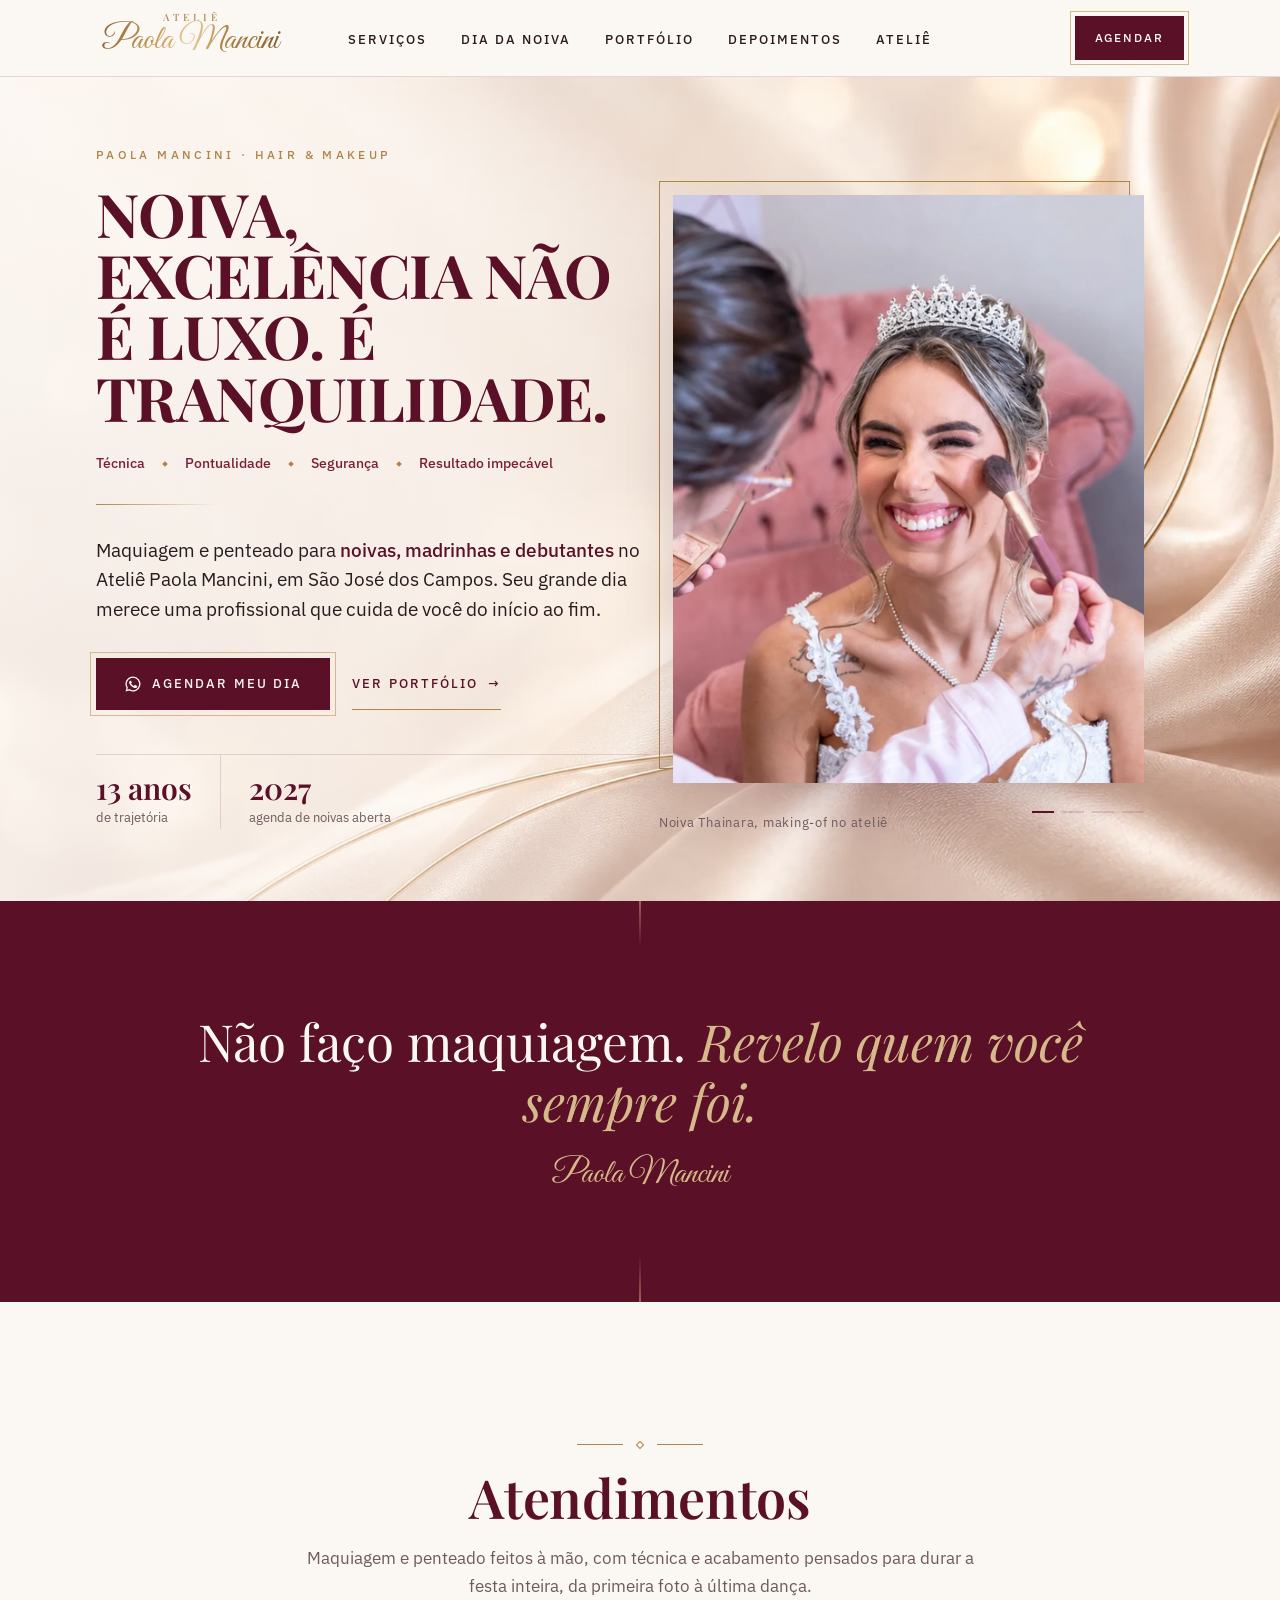
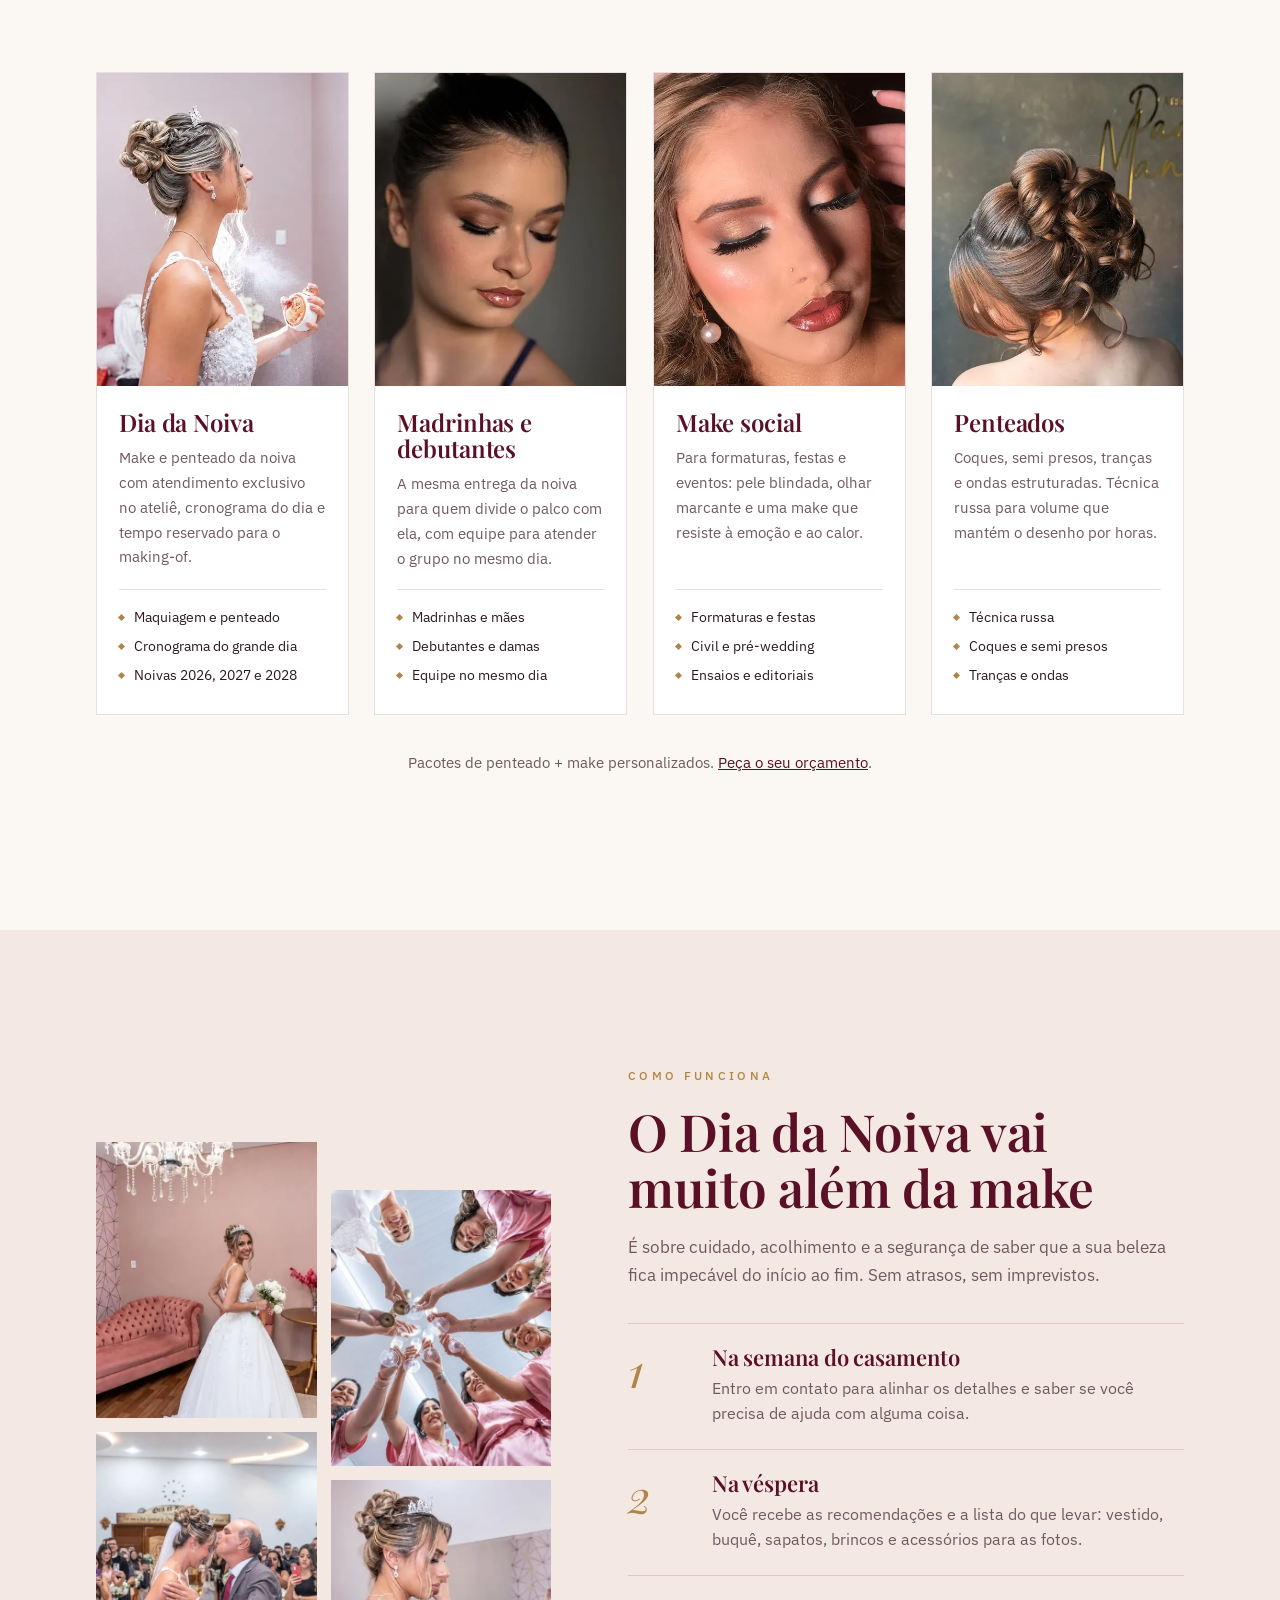
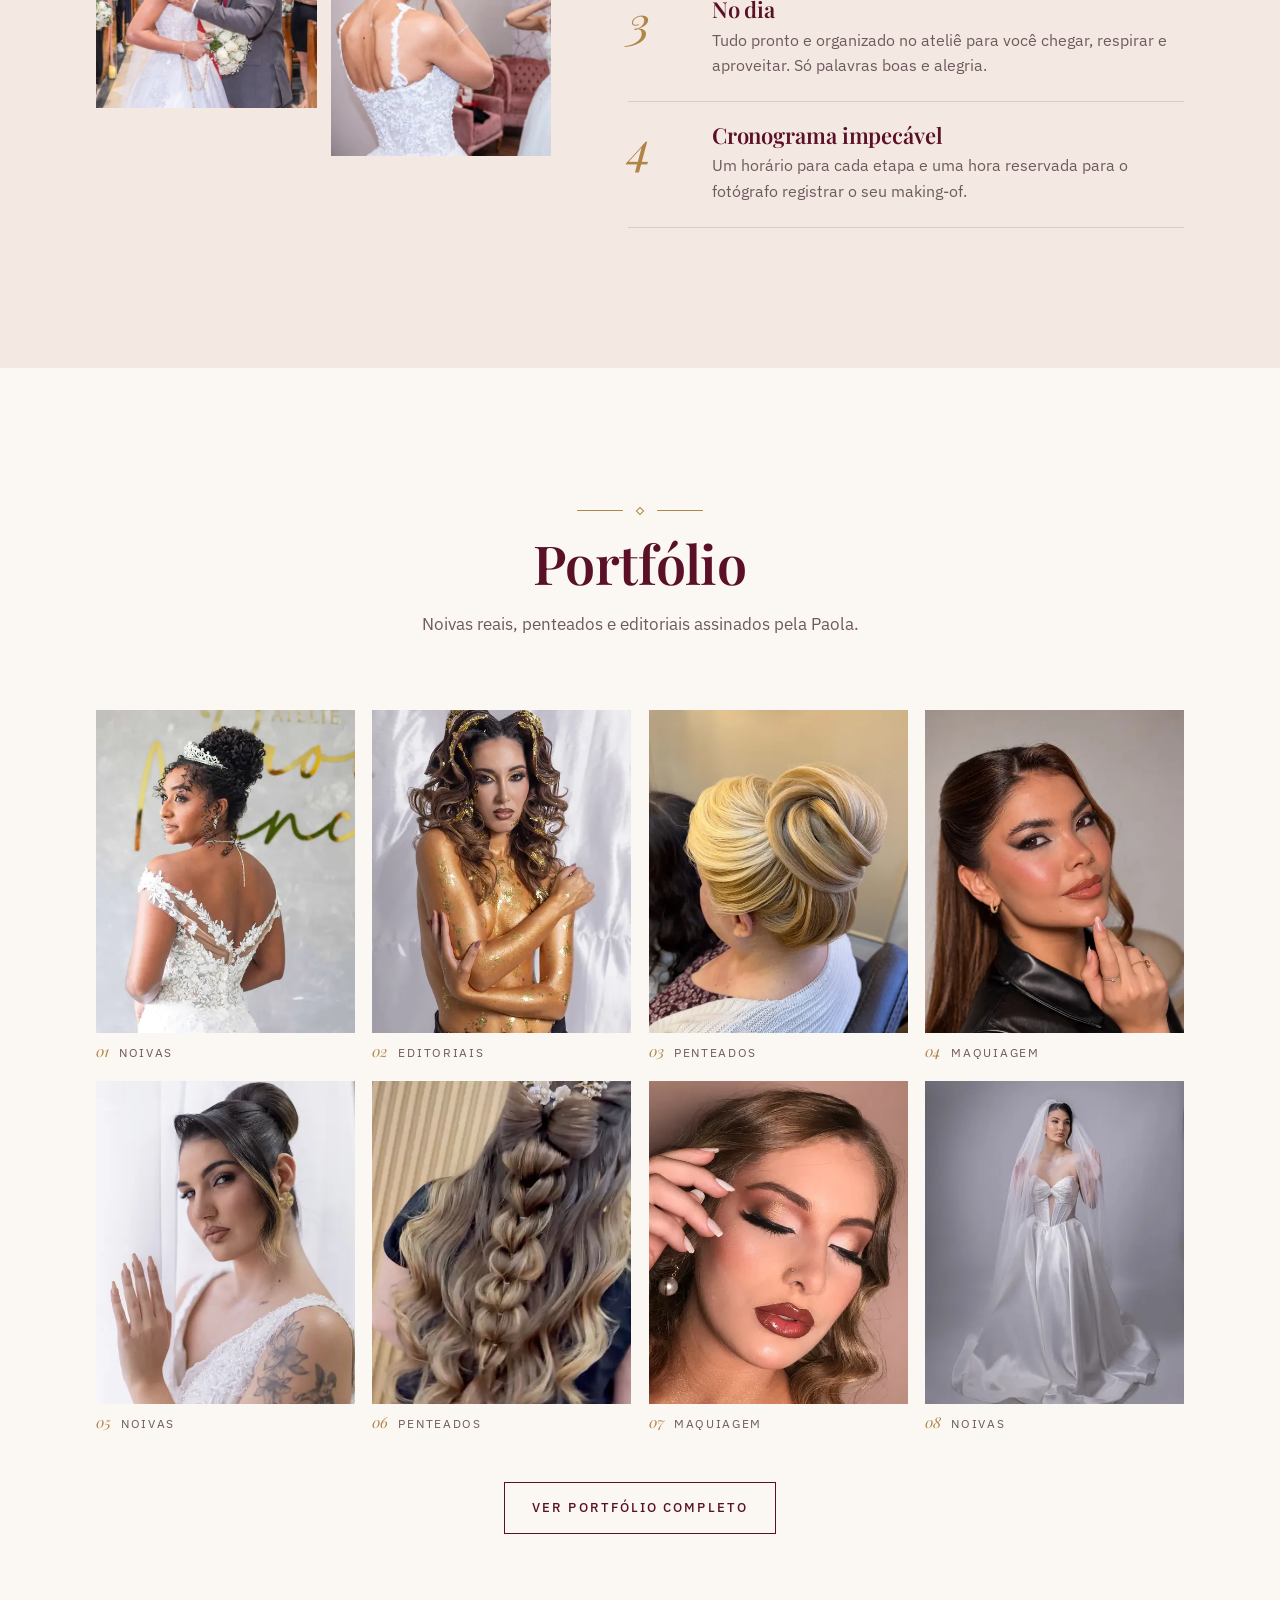
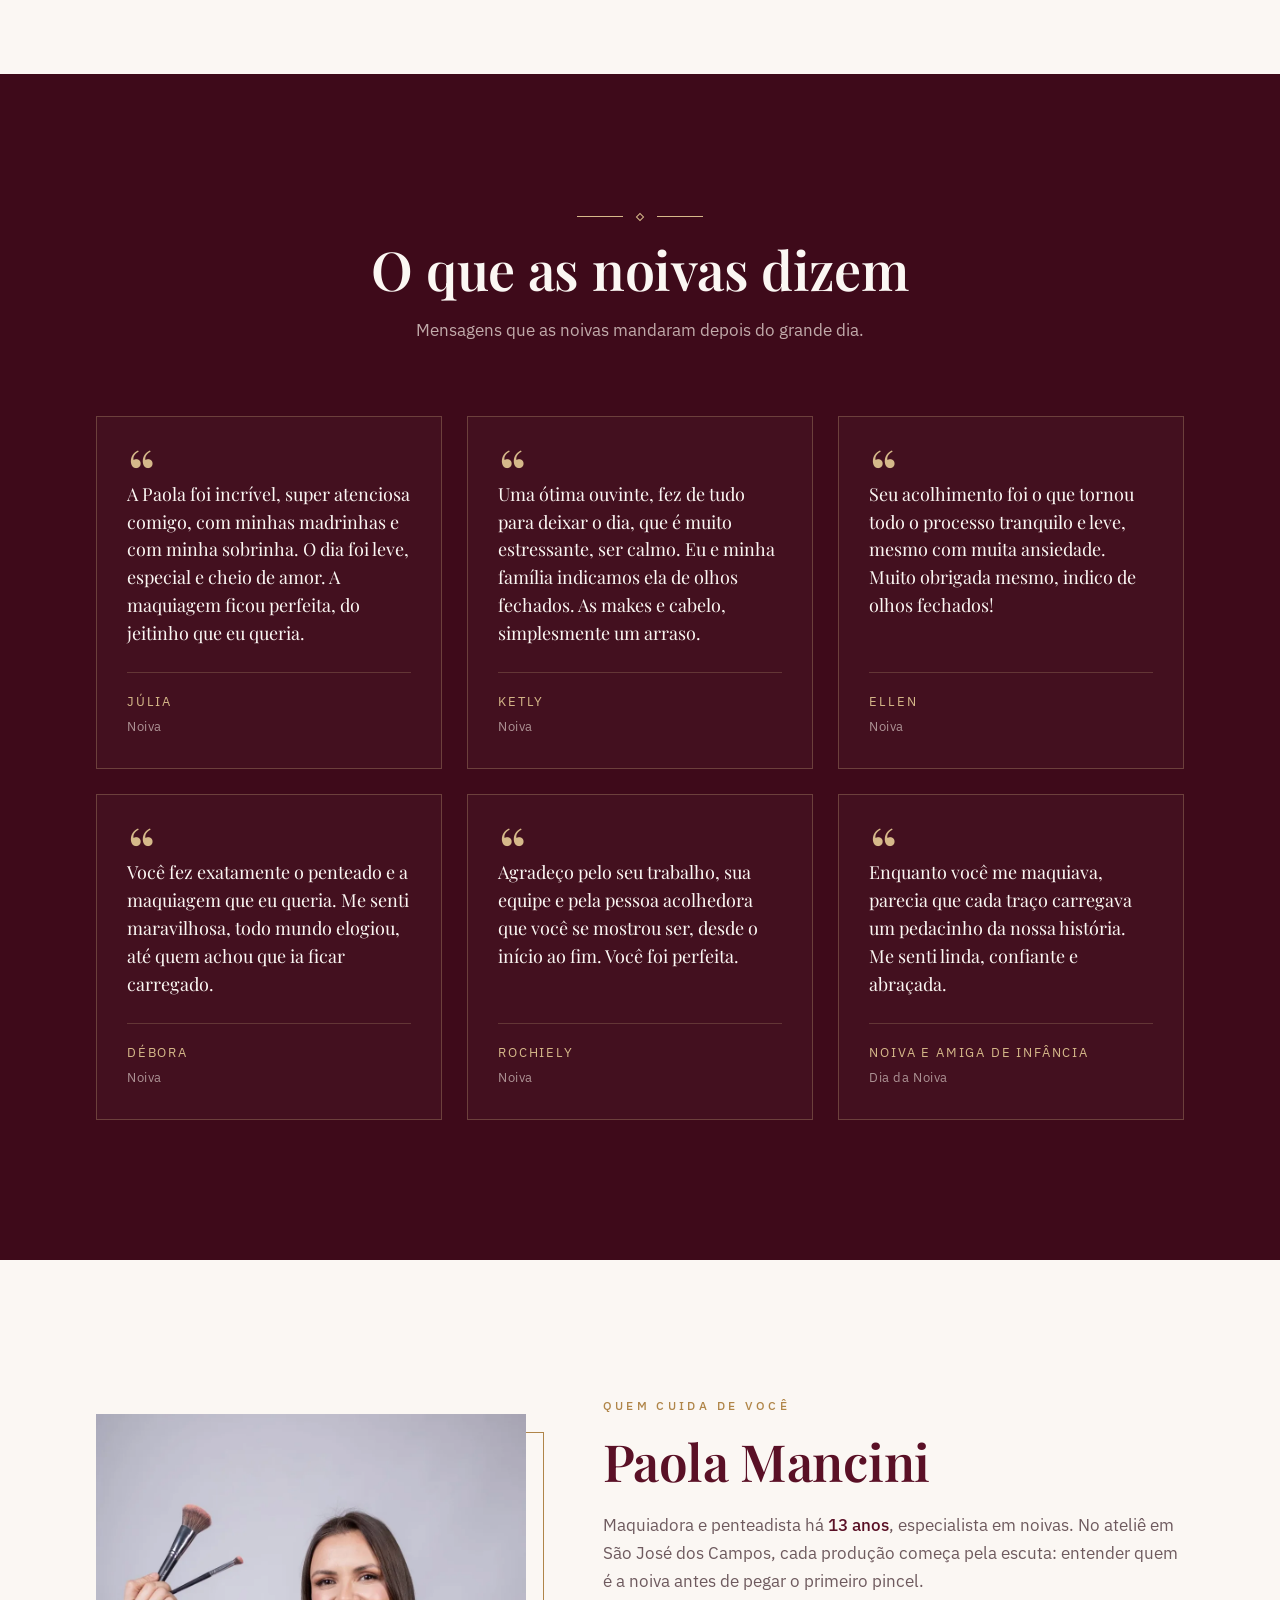
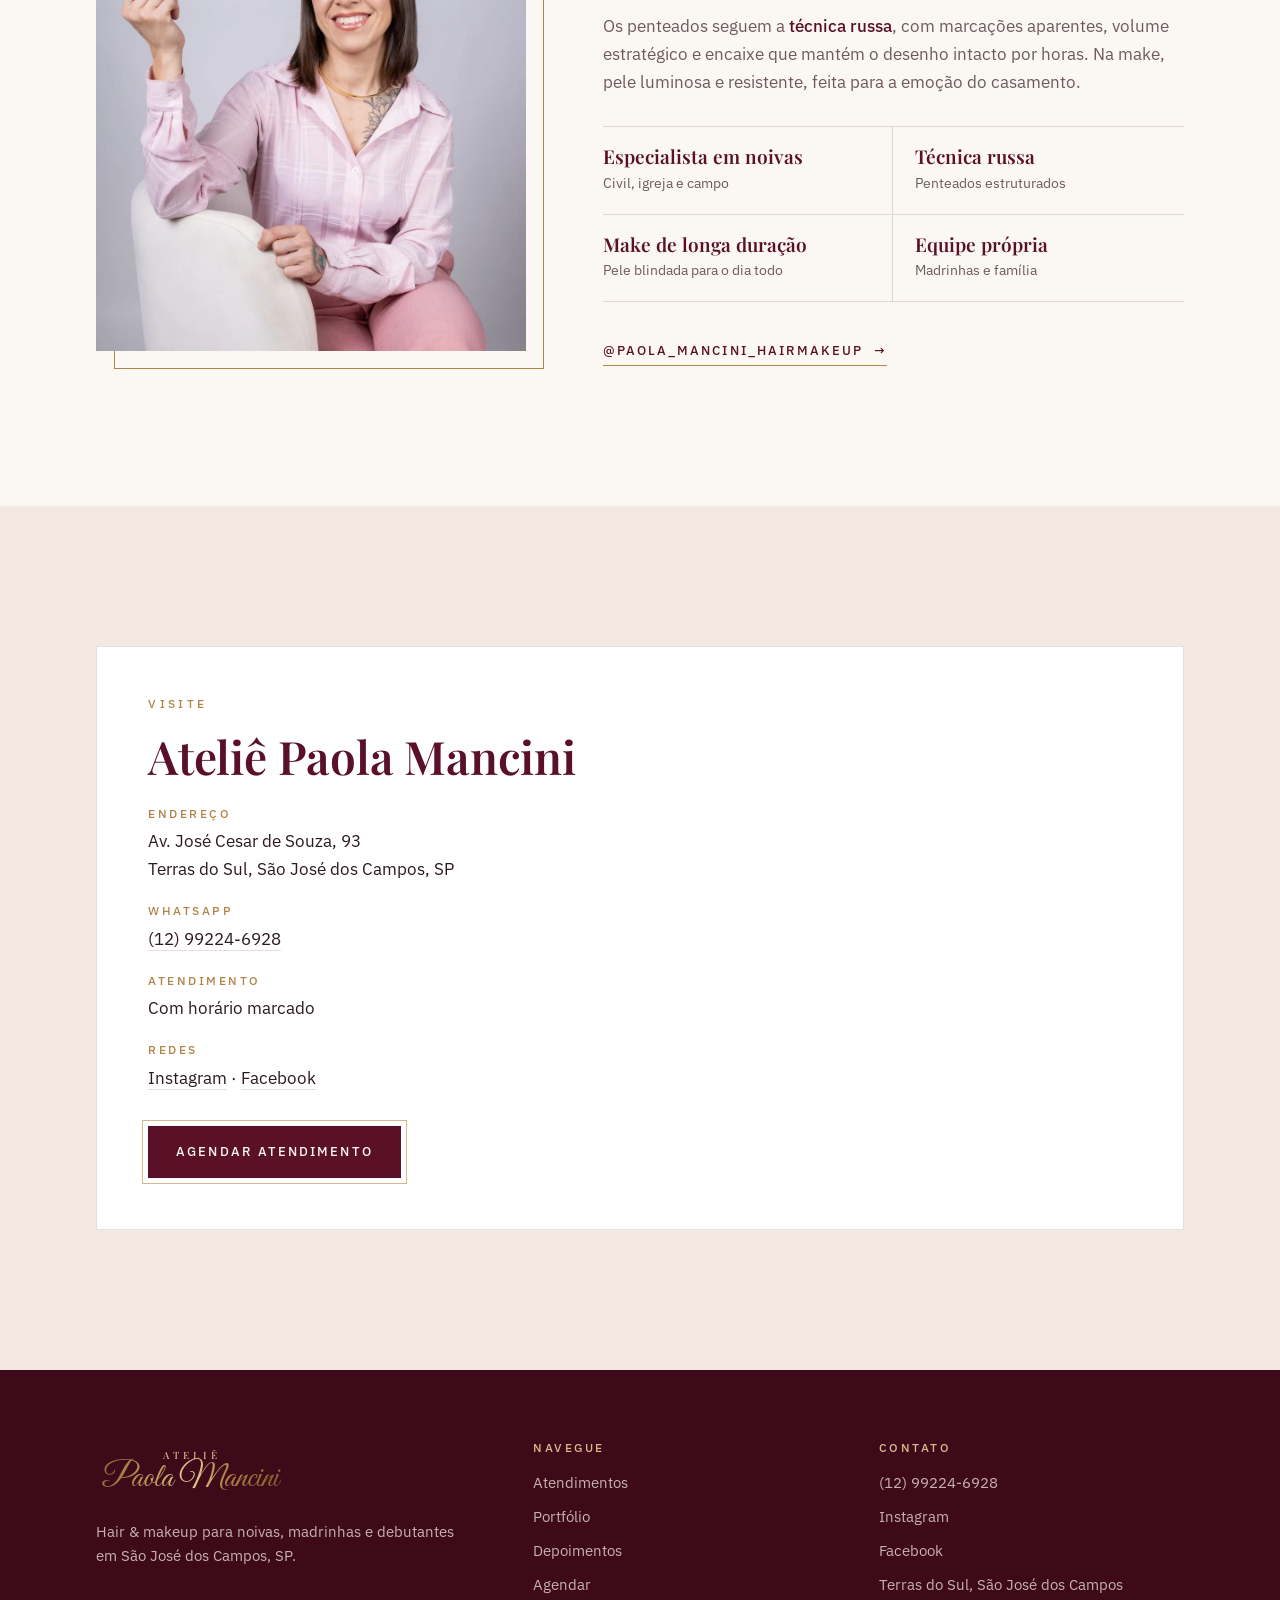
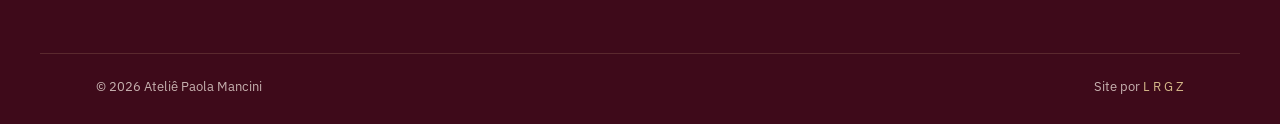
<file: index.html>
<!doctype html>
<html lang="pt-BR" class="sem-js">
<head>
<meta charset="utf-8">
<meta name="viewport" content="width=device-width,initial-scale=1,viewport-fit=cover">
<title>Paola Mancini · Hair &amp; Makeup | Noivas em São José dos Campos</title>
<meta name="description" content="Maquiagem e penteado para noivas, madrinhas e debutantes no Ateliê Paola Mancini, em São José dos Campos. 13 anos de trajetória e penteados em técnica russa.">
<meta name="robots" content="noindex">
<meta name="theme-color" content="#5a1026">
<link rel="icon" href="favicon.svg?v=2" type="image/svg+xml">
<link rel="icon" href="favicon-32.png?v=2" sizes="32x32">
<link rel="apple-touch-icon" href="apple-touch-icon.png?v=2">
<meta property="og:type" content="website">
<meta property="og:locale" content="pt_BR">
<meta property="og:site_name" content="Ateliê Paola Mancini">
<meta property="og:title" content="Paola Mancini · Hair & Makeup">
<meta property="og:description" content="Noiva, excelência não é luxo. É tranquilidade. Maquiagem e penteado para noivas em São José dos Campos.">
<meta property="og:url" content="https://azeugral.github.io/paola-mancini/">
<meta property="og:image" content="https://azeugral.github.io/paola-mancini/og.jpg?v=1">
<meta property="og:image:width" content="1200">
<meta property="og:image:height" content="630">
<meta property="og:image:alt" content="Ateliê Paola Mancini, hair e makeup para noivas">
<meta name="twitter:card" content="summary_large_image">
<link rel="preconnect" href="https://fonts.googleapis.com">
<link rel="preconnect" href="https://fonts.gstatic.com" crossorigin>
<link href="https://fonts.googleapis.com/css2?family=Great+Vibes&family=IBM+Plex+Sans:wght@400;500&family=Playfair+Display:ital,wght@0,400;0,600;0,700;1,400&display=swap" rel="stylesheet">
<link rel="preload" as="image" href="assets/img/hero-016_1.webp">
<link rel="stylesheet" href="assets/style.css?v=4">
<script type="application/ld+json">
{"@context":"https://schema.org","@type":"BeautySalon","name":"Ateliê Paola Mancini","alternateName":"Paola Mancini Hair & Makeup","description":"Maquiagem e penteado para noivas, madrinhas e debutantes.","telephone":"+55 12 99224-6928","address":{"@type":"PostalAddress","streetAddress":"Av. José Cesar de Souza, 93","addressLocality":"São José dos Campos","addressRegion":"SP","addressCountry":"BR"},"sameAs":["https://www.instagram.com/paola_mancini_hairmakeup/","https://www.facebook.com/465131780894898"]}
</script>
</head>
<body>

<header class="nav">
  <div class="wrap">
    <a class="marca" href="./" aria-label="Ateliê Paola Mancini, início"><small>Ateliê</small><b>Paola Mancini</b></a>
    <nav aria-label="Principal">
      <ul>
        <li><a href="#servicos">Serviços</a></li>
        <li><a href="#dia-da-noiva">Dia da Noiva</a></li>
        <li><a href="portfolio.html">Portfólio</a></li>
        <li><a href="#depoimentos">Depoimentos</a></li>
        <li><a href="#atelie">Ateliê</a></li>
      </ul>
    </nav>
    <div class="acoes">
      <a class="btn" href="agendar.html">Agendar</a>
      <button class="menu-btn" type="button" aria-expanded="false" aria-controls="gaveta" aria-label="Abrir menu"><i></i></button>
    </div>
  </div>
</header>
<div class="gaveta" id="gaveta" hidden>
  <a href="#servicos">Serviços</a>
  <a href="#dia-da-noiva">Dia da Noiva</a>
  <a href="portfolio.html">Portfólio</a>
  <a href="#depoimentos">Depoimentos</a>
  <a href="#atelie">Ateliê</a>
  <a class="btn" href="agendar.html">Agendar meu atendimento</a>
</div>

<main>
  <section class="hero" aria-labelledby="h-hero">
    <div class="wrap">
      <div>
        <span class="sobre-t e" style="--i:0">Paola Mancini · Hair &amp; Makeup</span>
        <h1 id="h-hero" class="e" style="--i:1">Noiva, excelência não é luxo. É tranquilidade.</h1>
        <ul class="pilares e" style="--i:2" aria-label="Compromissos">
          <li>Técnica</li><li>Pontualidade</li><li>Segurança</li><li>Resultado impecável</li>
        </ul>
        <div class="fio e" style="--i:3"></div>
        <p class="lead e" style="--i:3">Maquiagem e penteado para <strong>noivas, madrinhas e debutantes</strong> no Ateliê Paola Mancini, em São José dos Campos. Seu grande dia merece uma profissional que cuida de você do início ao fim.</p>
        <div class="botoes e" style="--i:4">
          <a class="btn" href="agendar.html?servico=Noiva">
            <svg viewBox="0 0 24 24" fill="currentColor" aria-hidden="true"><path d="M12 2a10 10 0 0 0-8.6 15.1L2 22l5-1.3A10 10 0 1 0 12 2Zm0 18.2c-1.5 0-3-.4-4.3-1.2l-.3-.2-3 .8.8-2.9-.2-.3A8.2 8.2 0 1 1 12 20.2Zm4.5-6.1c-.2-.1-1.5-.7-1.7-.8-.2-.1-.4-.1-.6.1l-.8 1c-.1.2-.3.2-.5.1a6.7 6.7 0 0 1-3.3-2.9c-.3-.4.3-.4.7-1.4.1-.2 0-.3 0-.4l-.8-1.8c-.2-.5-.4-.4-.6-.4h-.5a1 1 0 0 0-.7.3 3 3 0 0 0-.9 2.2 5.2 5.2 0 0 0 1.1 2.7 11.8 11.8 0 0 0 4.5 4c1.7.7 2.3.8 3.2.6a2.7 2.7 0 0 0 1.8-1.2c.2-.6.2-1.1.1-1.2l-.5-.3Z"/></svg>
            Agendar meu dia
          </a>
          <a class="link" href="portfolio.html">Ver portfólio <span aria-hidden="true">→</span></a>
        </div>
        <div class="selos e" style="--i:5">
          <div><b>13 anos</b><span>de trajetória</span></div>
          <div><b>2027</b><span>agenda de noivas aberta</span></div>
        </div>
      </div>
      <figure class="quadro e" style="--i:2">
        <div class="slides">
          <img class="on" src="assets/img/hero-016_1.webp" data-leg="Noiva Thainara, making-of no ateliê" alt="Noiva sorrindo enquanto recebe a maquiagem no ateliê" width="1040" height="1300" fetchpriority="high">
          <img src="assets/img/hero-047_10.webp" data-leg="Editorial de noiva" alt="Noiva com ondas longas e buquê de flores rosadas" width="1040" height="1300" loading="lazy">
          <img src="assets/img/hero-185_1.webp" data-leg="Coque baixo e buquê de tulipas" alt="Noiva de costas com coque baixo e buquê de tulipas" width="1040" height="1300" loading="lazy">
          <img src="assets/img/hero-083_1.webp" data-leg="Make luminosa e tiara" alt="Noiva loira com tiara e maquiagem luminosa" width="1040" height="1300" loading="lazy">
        </div>
        <figcaption class="leg">Noiva Thainara, making-of no ateliê</figcaption>
        <div class="marcas" aria-hidden="true"><i class="on"></i><i></i><i></i><i></i></div>
      </figure>
    </div>
  </section>

  <section class="frase" aria-label="Frase da Paola">
    <div class="wrap">
      <blockquote class="rv">Não faço maquiagem. <em>Revelo quem você sempre foi.</em></blockquote>
      <cite class="rv">Paola Mancini</cite>
    </div>
  </section>

  <section class="secao" id="servicos" aria-labelledby="h-serv">
    <div class="wrap">
      <div class="cab rv">
        <div class="orn"><i></i></div>
        <h2 id="h-serv">Atendimentos</h2>
        <p>Maquiagem e penteado feitos à mão, com técnica e acabamento pensados para durar a festa inteira, da primeira foto à última dança.</p>
      </div>
      <div class="servicos">
        <article class="serv rv">
          <figure><img src="assets/p/016_4-p.webp" alt="Penteado de noiva sendo finalizado no ateliê" width="480" height="600" loading="lazy"></figure>
          <div>
            <h3>Dia da Noiva</h3>
            <p>Make e penteado da noiva com atendimento exclusivo no ateliê, cronograma do dia e tempo reservado para o making-of.</p>
            <ul><li>Maquiagem e penteado</li><li>Cronograma do grande dia</li><li>Noivas 2026, 2027 e 2028</li></ul>
          </div>
        </article>
        <article class="serv rv">
          <figure><img src="assets/p/105_1-p.webp" alt="Debutante com maquiagem iluminada" width="480" height="600" loading="lazy"></figure>
          <div>
            <h3>Madrinhas e debutantes</h3>
            <p>A mesma entrega da noiva para quem divide o palco com ela, com equipe para atender o grupo no mesmo dia.</p>
            <ul><li>Madrinhas e mães</li><li>Debutantes e damas</li><li>Equipe no mesmo dia</li></ul>
          </div>
        </article>
        <article class="serv rv">
          <figure><img src="assets/p/069_1-p.webp" alt="Maquiagem social com pele iluminada e lábios sofisticados" width="480" height="600" loading="lazy"></figure>
          <div>
            <h3>Make social</h3>
            <p>Para formaturas, festas e eventos: pele blindada, olhar marcante e uma make que resiste à emoção e ao calor.</p>
            <ul><li>Formaturas e festas</li><li>Civil e pré-wedding</li><li>Ensaios e editoriais</li></ul>
          </div>
        </article>
        <article class="serv rv">
          <figure><img src="assets/p/198_1-p.webp" alt="Coque alto em técnica russa" width="480" height="600" loading="lazy"></figure>
          <div>
            <h3>Penteados</h3>
            <p>Coques, semi presos, tranças e ondas estruturadas. Técnica russa para volume que mantém o desenho por horas.</p>
            <ul><li>Técnica russa</li><li>Coques e semi presos</li><li>Tranças e ondas</li></ul>
          </div>
        </article>
      </div>
      <p class="nota rv">Pacotes de penteado + make personalizados. <a href="agendar.html">Peça o seu orçamento</a>.</p>
    </div>
  </section>

  <section class="secao dia" id="dia-da-noiva" aria-labelledby="h-dia">
    <div class="wrap grade">
      <div class="mosaico rv" aria-hidden="true">
        <img src="assets/p/016_2-p.webp" alt="" width="480" height="600" loading="lazy">
        <img src="assets/img/thai5.webp" alt="" width="960" height="1200" loading="lazy">
        <img src="assets/img/thai6.webp" alt="" width="960" height="1200" loading="lazy">
        <img src="assets/p/016_3-p.webp" alt="" width="480" height="600" loading="lazy">
      </div>
      <div class="rv">
        <span class="sobre-t">Como funciona</span>
        <h2 id="h-dia">O Dia da Noiva vai muito além da make</h2>
        <p class="intro">É sobre cuidado, acolhimento e a segurança de saber que a sua beleza fica impecável do início ao fim. Sem atrasos, sem imprevistos.</p>
        <ol class="passos">
          <li><h3>Na semana do casamento</h3><p>Entro em contato para alinhar os detalhes e saber se você precisa de ajuda com alguma coisa.</p></li>
          <li><h3>Na véspera</h3><p>Você recebe as recomendações e a lista do que levar: vestido, buquê, sapatos, brincos e acessórios para as fotos.</p></li>
          <li><h3>No dia</h3><p>Tudo pronto e organizado no ateliê para você chegar, respirar e aproveitar. Só palavras boas e alegria.</p></li>
          <li><h3>Cronograma impecável</h3><p>Um horário para cada etapa e uma hora reservada para o fotógrafo registrar o seu making-of.</p></li>
        </ol>
      </div>
    </div>
  </section>

  <section class="secao" id="portfolio" aria-labelledby="h-port">
    <div class="wrap">
      <div class="cab rv">
        <div class="orn"><i></i></div>
        <h2 id="h-port">Portfólio</h2>
        <p>Noivas reais, penteados e editoriais assinados pela Paola.</p>
      </div>
      <div class="grade-fotos">
        <figure class="foto rv"><button type="button" data-full="assets/p/093_1.webp" aria-label="Ampliar: Noiva com cachos e tiara"><img src="assets/p/093_1-p.webp" alt="Noiva com cachos e tiara" width="480" height="600" loading="lazy"></button><figcaption><span>01</span>Noivas</figcaption></figure>
        <figure class="foto rv"><button type="button" data-full="assets/p/052_1.webp" aria-label="Ampliar: Editorial Ouro, técnica russa"><img src="assets/p/052_1-p.webp" alt="Editorial Ouro, técnica russa" width="480" height="600" loading="lazy"></button><figcaption><span>02</span>Editoriais</figcaption></figure>
        <figure class="foto rv"><button type="button" data-full="assets/p/039_1.webp" aria-label="Ampliar: Coque com marcações em técnica russa"><img src="assets/p/039_1-p.webp" alt="Coque com marcações em técnica russa" width="480" height="600" loading="lazy"></button><figcaption><span>03</span>Penteados</figcaption></figure>
        <figure class="foto rv"><button type="button" data-full="assets/p/004_1.webp" aria-label="Ampliar: Olhar intenso e pele luminosa"><img src="assets/p/004_1-p.webp" alt="Olhar intenso e pele luminosa" width="480" height="600" loading="lazy"></button><figcaption><span>04</span>Maquiagem</figcaption></figure>
        <figure class="foto rv"><button type="button" data-full="assets/p/166_1.webp" aria-label="Ampliar: Noiva com coque alto e franja"><img src="assets/p/166_1-p.webp" alt="Noiva com coque alto e franja" width="480" height="600" loading="lazy"></button><figcaption><span>05</span>Noivas</figcaption></figure>
        <figure class="foto rv"><button type="button" data-full="assets/p/111_1.webp" aria-label="Ampliar: Semi preso com laço do próprio cabelo"><img src="assets/p/111_1-p.webp" alt="Semi preso com laço do próprio cabelo" width="480" height="600" loading="lazy"></button><figcaption><span>06</span>Penteados</figcaption></figure>
        <figure class="foto rv"><button type="button" data-full="assets/p/067_1.webp" aria-label="Ampliar: Boca vinho e pele acetinada"><img src="assets/p/067_1-p.webp" alt="Boca vinho e pele acetinada" width="480" height="600" loading="lazy"></button><figcaption><span>07</span>Maquiagem</figcaption></figure>
        <figure class="foto rv"><button type="button" data-full="assets/p/143_1.webp" aria-label="Ampliar: Noiva em estúdio, véu longo"><img src="assets/p/143_1-p.webp" alt="Noiva em estúdio, véu longo" width="480" height="600" loading="lazy"></button><figcaption><span>08</span>Noivas</figcaption></figure>
      </div>
      <div class="mais rv"><a class="btn claro" href="portfolio.html">Ver portfólio completo</a></div>
    </div>
  </section>

  <section class="secao depo" id="depoimentos" aria-labelledby="h-depo">
    <div class="wrap">
      <div class="cab rv">
        <div class="orn"><i></i></div>
        <h2 id="h-depo">O que as noivas dizem</h2>
        <p>Mensagens que as noivas mandaram depois do grande dia.</p>
      </div>
      <div class="depos">
        <figure class="dep rv">
          <blockquote>A Paola foi incrível, super atenciosa comigo, com minhas madrinhas e com minha sobrinha. O dia foi leve, especial e cheio de amor. A maquiagem ficou perfeita, do jeitinho que eu queria.</blockquote>
          <figcaption>Júlia<span>Noiva</span></figcaption>
        </figure>
        <figure class="dep rv">
          <blockquote>Uma ótima ouvinte, fez de tudo para deixar o dia, que é muito estressante, ser calmo. Eu e minha família indicamos ela de olhos fechados. As makes e cabelo, simplesmente um arraso.</blockquote>
          <figcaption>Ketly<span>Noiva</span></figcaption>
        </figure>
        <figure class="dep rv">
          <blockquote>Seu acolhimento foi o que tornou todo o processo tranquilo e leve, mesmo com muita ansiedade. Muito obrigada mesmo, indico de olhos fechados!</blockquote>
          <figcaption>Ellen<span>Noiva</span></figcaption>
        </figure>
        <figure class="dep rv">
          <blockquote>Você fez exatamente o penteado e a maquiagem que eu queria. Me senti maravilhosa, todo mundo elogiou, até quem achou que ia ficar carregado.</blockquote>
          <figcaption>Débora<span>Noiva</span></figcaption>
        </figure>
        <figure class="dep rv">
          <blockquote>Agradeço pelo seu trabalho, sua equipe e pela pessoa acolhedora que você se mostrou ser, desde o início ao fim. Você foi perfeita.</blockquote>
          <figcaption>Rochiely<span>Noiva</span></figcaption>
        </figure>
        <figure class="dep rv">
          <blockquote>Enquanto você me maquiava, parecia que cada traço carregava um pedacinho da nossa história. Me senti linda, confiante e abraçada.</blockquote>
          <figcaption>Noiva e amiga de infância<span>Dia da Noiva</span></figcaption>
        </figure>
      </div>
    </div>
  </section>

  <section class="secao sobre" id="sobre" aria-labelledby="h-sobre">
    <div class="wrap grade">
      <div class="foto-p rv"><img src="assets/img/paola.webp" alt="Paola Mancini segurando pincéis de maquiagem" width="960" height="1200" loading="lazy"></div>
      <div class="rv">
        <span class="sobre-t">Quem cuida de você</span>
        <h2 id="h-sobre">Paola Mancini</h2>
        <p>Maquiadora e penteadista há <strong>13 anos</strong>, especialista em noivas. No ateliê em São José dos Campos, cada produção começa pela escuta: entender quem é a noiva antes de pegar o primeiro pincel.</p>
        <p>Os penteados seguem a <strong>técnica russa</strong>, com marcações aparentes, volume estratégico e encaixe que mantém o desenho intacto por horas. Na make, pele luminosa e resistente, feita para a emoção do casamento.</p>
        <div class="fatos">
          <div><b>Especialista em noivas</b><span>Civil, igreja e campo</span></div>
          <div><b>Técnica russa</b><span>Penteados estruturados</span></div>
          <div><b>Make de longa duração</b><span>Pele blindada para o dia todo</span></div>
          <div><b>Equipe própria</b><span>Madrinhas e família</span></div>
        </div>
        <a class="link" href="https://www.instagram.com/paola_mancini_hairmakeup/" target="_blank" rel="noopener">@paola_mancini_hairmakeup <span aria-hidden="true">→</span></a>
      </div>
    </div>
  </section>


  <section class="secao atelie" id="atelie" aria-labelledby="h-atelie">
    <div class="wrap">
      <div class="grade rv">
        <div class="info">
          <span class="sobre-t">Visite</span>
          <h2 id="h-atelie">Ateliê Paola Mancini</h2>
          <dl class="dados">
            <div><dt>Endereço</dt><dd>Av. José Cesar de Souza, 93<br>Terras do Sul, São José dos Campos, SP</dd></div>
            <div><dt>WhatsApp</dt><dd><a href="https://wa.me/5512992246928?text=Ol%C3%A1%2C%20Paola!%20Vim%20pelo%20site." target="_blank" rel="noopener">(12) 99224-6928</a></dd></div>
            <div><dt>Atendimento</dt><dd>Com horário marcado</dd></div>
            <div><dt>Redes</dt><dd><a href="https://www.instagram.com/paola_mancini_hairmakeup/" target="_blank" rel="noopener">Instagram</a> · <a href="https://www.facebook.com/465131780894898" target="_blank" rel="noopener">Facebook</a></dd></div>
          </dl>
          <a class="btn" href="agendar.html">Agendar atendimento</a>
        </div>
        <iframe title="Mapa do Ateliê Paola Mancini" loading="lazy" referrerpolicy="no-referrer-when-downgrade" src="https://www.google.com/maps?q=Av.+Jos%C3%A9+Cesar+de+Souza,+93+-+Terras+do+Sul,+S%C3%A3o+Jos%C3%A9+dos+Campos+-+SP&amp;output=embed"></iframe>
      </div>
    </div>
  </section>
</main>

<footer class="rodape">
  <div class="wrap grade">
    <div>
      <a class="marca" href="./"><small>Ateliê</small><b>Paola Mancini</b></a>
      <p>Hair &amp; makeup para noivas, madrinhas e debutantes em São José dos Campos, SP.</p>
    </div>
    <div>
      <h3>Navegue</h3>
      <ul>
        <li><a href="./#servicos">Atendimentos</a></li>
        <li><a href="portfolio.html">Portfólio</a></li>
        <li><a href="./#depoimentos">Depoimentos</a></li>
        <li><a href="agendar.html">Agendar</a></li>
      </ul>
    </div>
    <div>
      <h3>Contato</h3>
      <ul>
        <li><a href="https://wa.me/5512992246928" target="_blank" rel="noopener">(12) 99224-6928</a></li>
        <li><a href="https://www.instagram.com/paola_mancini_hairmakeup/" target="_blank" rel="noopener">Instagram</a></li>
        <li><a href="https://www.facebook.com/465131780894898" target="_blank" rel="noopener">Facebook</a></li>
        <li>Terras do Sul, São José dos Campos</li>
      </ul>
    </div>
  </div>
  <div class="wrap base">
    <span>© <span id="ano">2026</span> Ateliê Paola Mancini</span>
    <span>Site por <a href="https://lrgz.com.br">L R G Z</a></span>
  </div>
</footer>

<div class="barra">
  <a class="btn" href="https://wa.me/5512992246928?text=Ol%C3%A1%2C%20Paola!%20Vim%20pelo%20site." target="_blank" rel="noopener">WhatsApp</a>
  <a class="btn claro" href="agendar.html">Agendar</a>
</div>

<div class="lb" id="lb" hidden role="dialog" aria-modal="true" aria-label="Foto ampliada">
  <img alt="">
  <p></p>
  <button class="x" type="button" aria-label="Fechar">✕</button>
  <button class="ant" type="button" aria-label="Foto anterior">←</button>
  <button class="prox" type="button" aria-label="Próxima foto">→</button>
</div>

<script src="assets/site.js?v=1" defer></script>
</body>
</html>
</file>
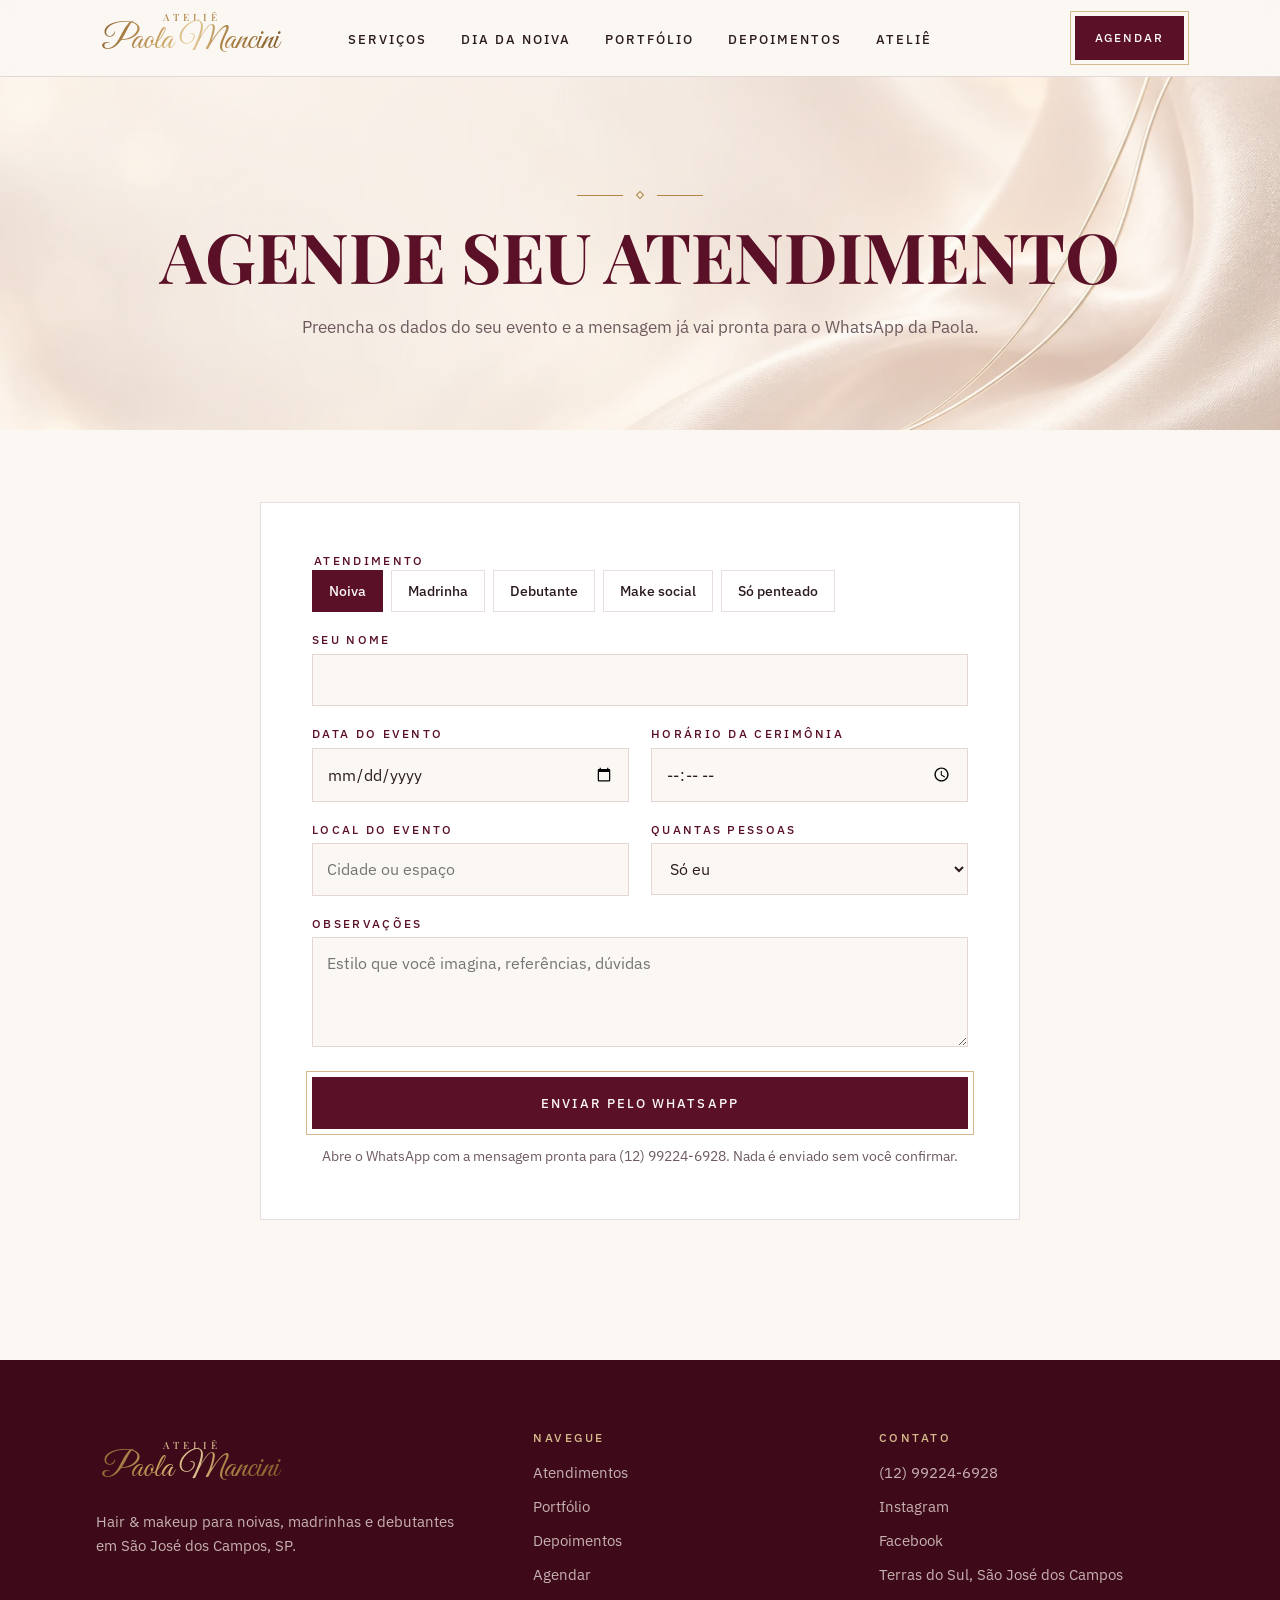
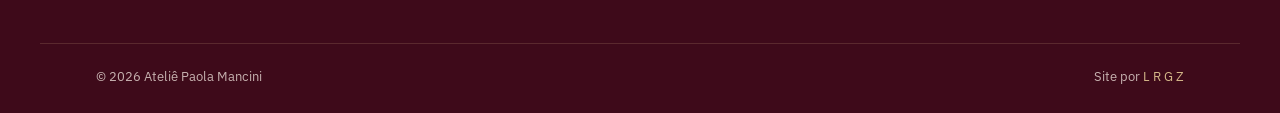
<file: agendar.html>
<!doctype html>
<html lang="pt-BR" class="sem-js">
<head>
<meta charset="utf-8">
<meta name="viewport" content="width=device-width,initial-scale=1,viewport-fit=cover">
<title>Agendar | Paola Mancini · Hair &amp; Makeup</title>
<meta name="description" content="Peça seu orçamento de maquiagem e penteado para noivas, madrinhas, debutantes e eventos no Ateliê Paola Mancini, em São José dos Campos.">
<meta name="robots" content="noindex">
<meta name="theme-color" content="#5a1026">
<link rel="icon" href="favicon.svg?v=2" type="image/svg+xml">
<link rel="icon" href="favicon-32.png?v=2" sizes="32x32">
<link rel="apple-touch-icon" href="apple-touch-icon.png?v=2">
<meta property="og:type" content="website">
<meta property="og:locale" content="pt_BR">
<meta property="og:site_name" content="Ateliê Paola Mancini">
<meta property="og:title" content="Agendar | Paola Mancini · Hair &amp; Makeup">
<meta property="og:description" content="Noiva, excelência não é luxo. É tranquilidade. Maquiagem e penteado para noivas em São José dos Campos.">
<meta property="og:url" content="https://azeugral.github.io/paola-mancini/agendar.html">
<meta property="og:image" content="https://azeugral.github.io/paola-mancini/og.jpg?v=1">
<meta property="og:image:width" content="1200">
<meta property="og:image:height" content="630">
<meta property="og:image:alt" content="Ateliê Paola Mancini, hair e makeup para noivas">
<meta name="twitter:card" content="summary_large_image">
<link rel="preconnect" href="https://fonts.googleapis.com">
<link rel="preconnect" href="https://fonts.gstatic.com" crossorigin>
<link href="https://fonts.googleapis.com/css2?family=Great+Vibes&family=IBM+Plex+Sans:wght@400;500&family=Playfair+Display:ital,wght@0,400;0,600;0,700;1,400&display=swap" rel="stylesheet">
<link rel="stylesheet" href="assets/style.css?v=4">
</head>
<body>

<header class="nav">
  <div class="wrap">
    <a class="marca" href="./" aria-label="Ateliê Paola Mancini, início"><small>Ateliê</small><b>Paola Mancini</b></a>
    <nav aria-label="Principal">
      <ul>
        <li><a href="./#servicos">Serviços</a></li>
        <li><a href="./#dia-da-noiva">Dia da Noiva</a></li>
        <li><a href="portfolio.html">Portfólio</a></li>
        <li><a href="./#depoimentos">Depoimentos</a></li>
        <li><a href="./#atelie">Ateliê</a></li>
      </ul>
    </nav>
    <div class="acoes">
      <a class="btn" href="agendar.html" aria-current="page">Agendar</a>
      <button class="menu-btn" type="button" aria-expanded="false" aria-controls="gaveta" aria-label="Abrir menu"><i></i></button>
    </div>
  </div>
</header>
<div class="gaveta" id="gaveta" hidden>
  <a href="./#servicos">Serviços</a>
  <a href="./#dia-da-noiva">Dia da Noiva</a>
  <a href="portfolio.html">Portfólio</a>
  <a href="./#depoimentos">Depoimentos</a>
  <a href="./#atelie">Ateliê</a>
  <a class="btn" href="agendar.html">Agendar meu atendimento</a>
</div>

<main>
  <section class="topo">
    <div class="wrap">
      <div class="orn e"><i></i></div>
      <h1 class="e" style="--i:1">Agende seu atendimento</h1>
      <p class="e" style="--i:2">Preencha os dados do seu evento e a mensagem já vai pronta para o WhatsApp da Paola.</p>
    </div>
  </section>
  <section class="secao" style="padding-top:clamp(48px,6vw,72px)">
    <div class="wrap">
      <form class="form" id="form-agenda">
        <div class="campos">
          <fieldset class="campo cheio">
            <legend>Atendimento</legend>
            <div class="opcoes">
              <label><input type="radio" name="servico" value="Noiva" checked><span>Noiva</span></label>
              <label><input type="radio" name="servico" value="Madrinha"><span>Madrinha</span></label>
              <label><input type="radio" name="servico" value="Debutante"><span>Debutante</span></label>
              <label><input type="radio" name="servico" value="Make social"><span>Make social</span></label>
              <label><input type="radio" name="servico" value="Só penteado"><span>Só penteado</span></label>
            </div>
          </fieldset>
          <div class="campo cheio"><label for="f-nome">Seu nome</label><input id="f-nome" name="nome" autocomplete="name" required></div>
          <div class="campo"><label for="f-data">Data do evento</label><input id="f-data" name="data" type="date"></div>
          <div class="campo"><label for="f-hora">Horário da cerimônia</label><input id="f-hora" name="hora" type="time"></div>
          <div class="campo"><label for="f-local">Local do evento</label><input id="f-local" name="local" placeholder="Cidade ou espaço"></div>
          <div class="campo"><label for="f-pessoas">Quantas pessoas</label><select id="f-pessoas" name="pessoas"><option>Só eu</option><option>2 pessoas</option><option>3 a 4 pessoas</option><option>5 ou mais</option></select></div>
          <div class="campo cheio"><label for="f-obs">Observações</label><textarea id="f-obs" name="obs" placeholder="Estilo que você imagina, referências, dúvidas"></textarea></div>
        </div>
        <button class="btn" type="submit">Enviar pelo WhatsApp</button>
        <small>Abre o WhatsApp com a mensagem pronta para (12) 99224-6928. Nada é enviado sem você confirmar.</small>
      </form>
    </div>
  </section>
</main>

<footer class="rodape">
  <div class="wrap grade">
    <div>
      <a class="marca" href="./"><small>Ateliê</small><b>Paola Mancini</b></a>
      <p>Hair &amp; makeup para noivas, madrinhas e debutantes em São José dos Campos, SP.</p>
    </div>
    <div>
      <h3>Navegue</h3>
      <ul>
        <li><a href="./#servicos">Atendimentos</a></li>
        <li><a href="portfolio.html">Portfólio</a></li>
        <li><a href="./#depoimentos">Depoimentos</a></li>
        <li><a href="agendar.html">Agendar</a></li>
      </ul>
    </div>
    <div>
      <h3>Contato</h3>
      <ul>
        <li><a href="https://wa.me/5512992246928" target="_blank" rel="noopener">(12) 99224-6928</a></li>
        <li><a href="https://www.instagram.com/paola_mancini_hairmakeup/" target="_blank" rel="noopener">Instagram</a></li>
        <li><a href="https://www.facebook.com/465131780894898" target="_blank" rel="noopener">Facebook</a></li>
        <li>Terras do Sul, São José dos Campos</li>
      </ul>
    </div>
  </div>
  <div class="wrap base">
    <span>© <span id="ano">2026</span> Ateliê Paola Mancini</span>
    <span>Site por <a href="https://lrgz.com.br">L R G Z</a></span>
  </div>
</footer>

<div class="barra">
  <a class="btn" href="https://wa.me/5512992246928?text=Ol%C3%A1%2C%20Paola!%20Vim%20pelo%20site." target="_blank" rel="noopener">WhatsApp</a>
  <a class="btn claro" href="agendar.html">Agendar</a>
</div>

<div class="lb" id="lb" hidden role="dialog" aria-modal="true" aria-label="Foto ampliada">
  <img alt="">
  <p></p>
  <button class="x" type="button" aria-label="Fechar">✕</button>
  <button class="ant" type="button" aria-label="Foto anterior">←</button>
  <button class="prox" type="button" aria-label="Próxima foto">→</button>
</div>

<script src="assets/site.js?v=1" defer></script>
</body>
</html>
</file>
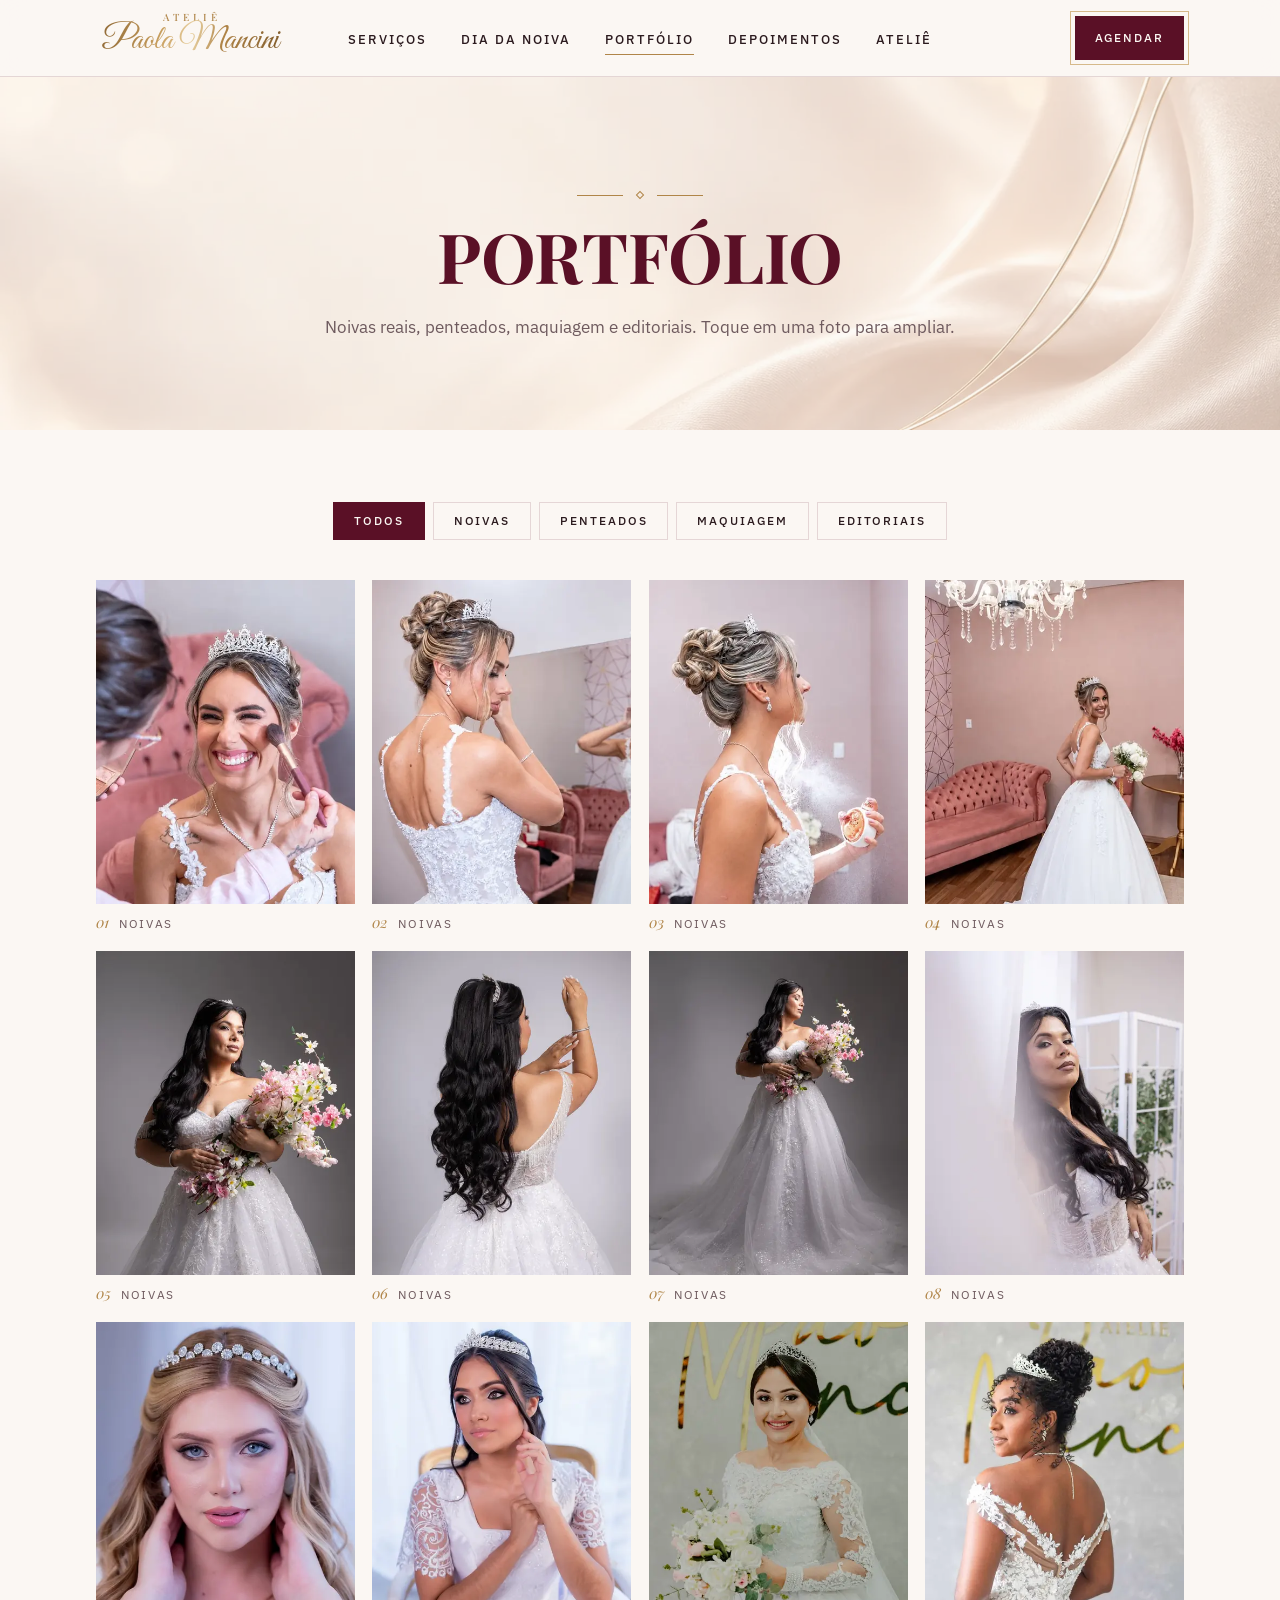
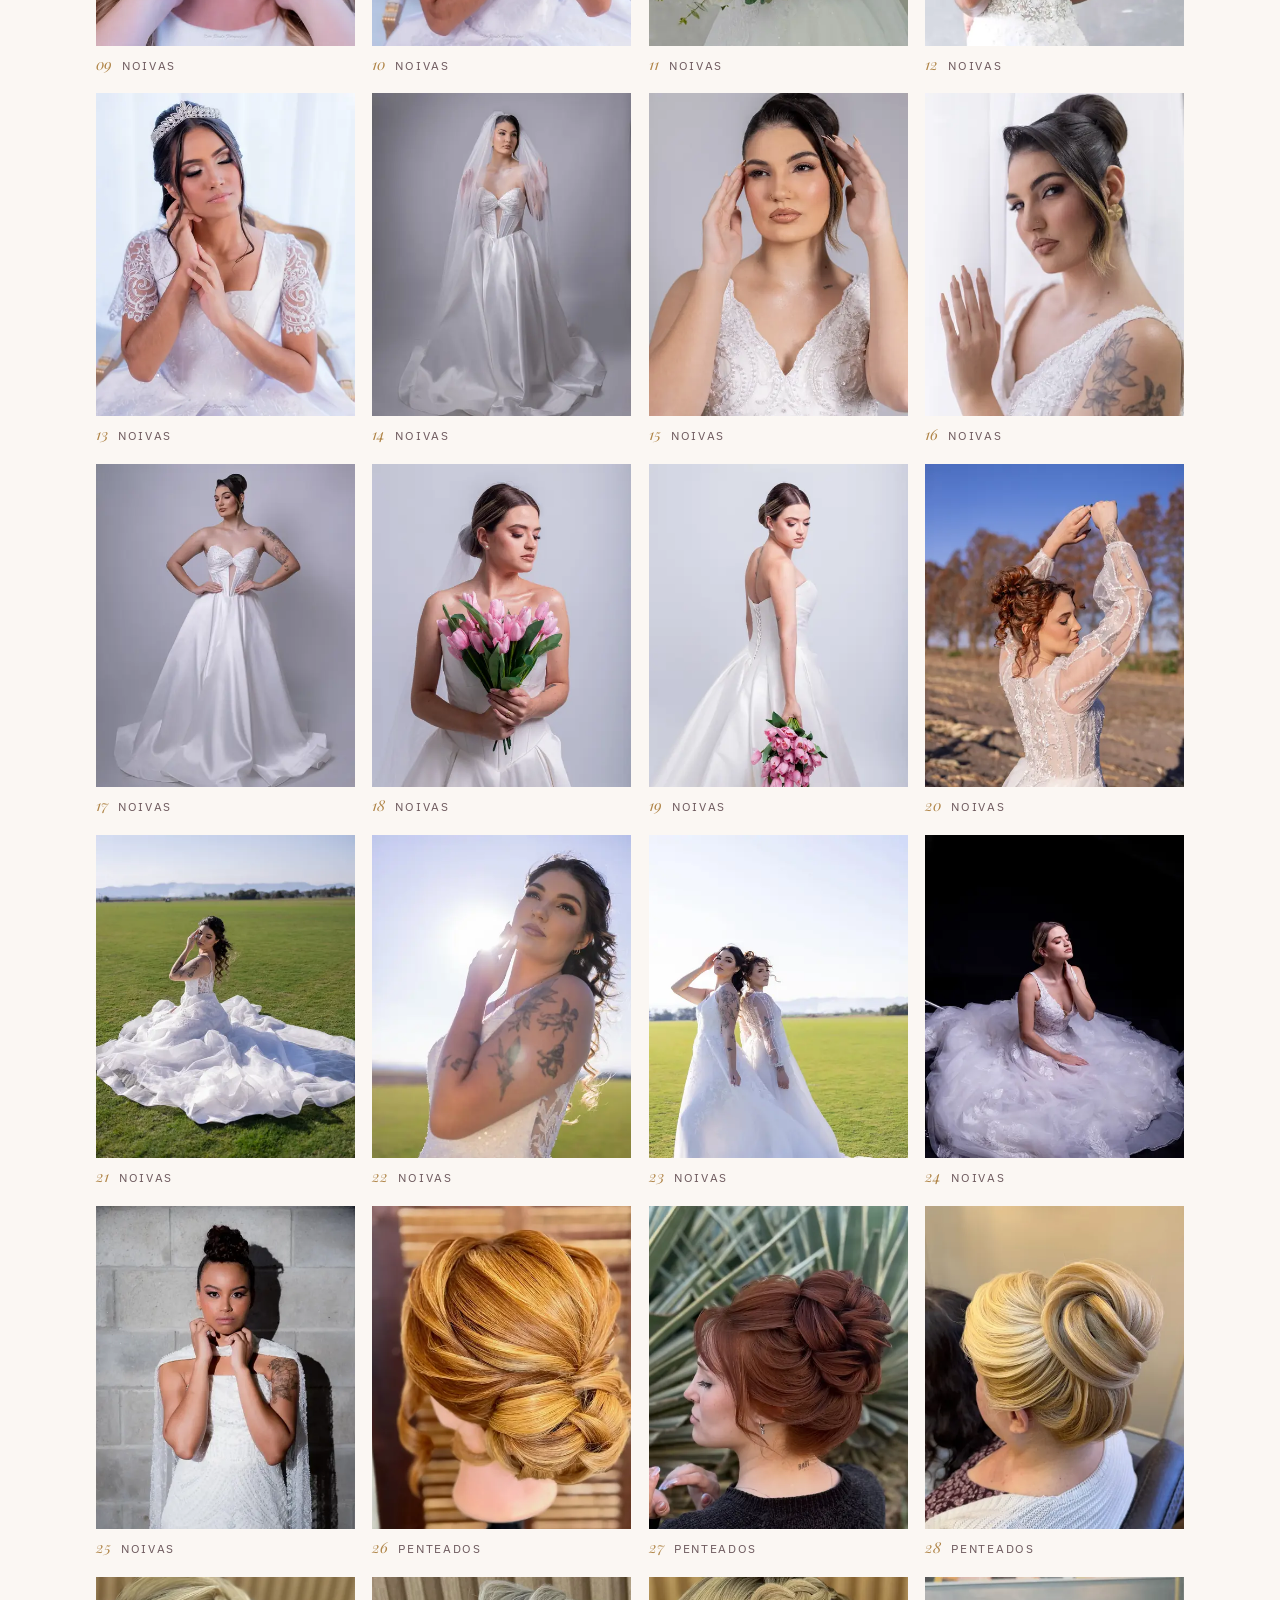
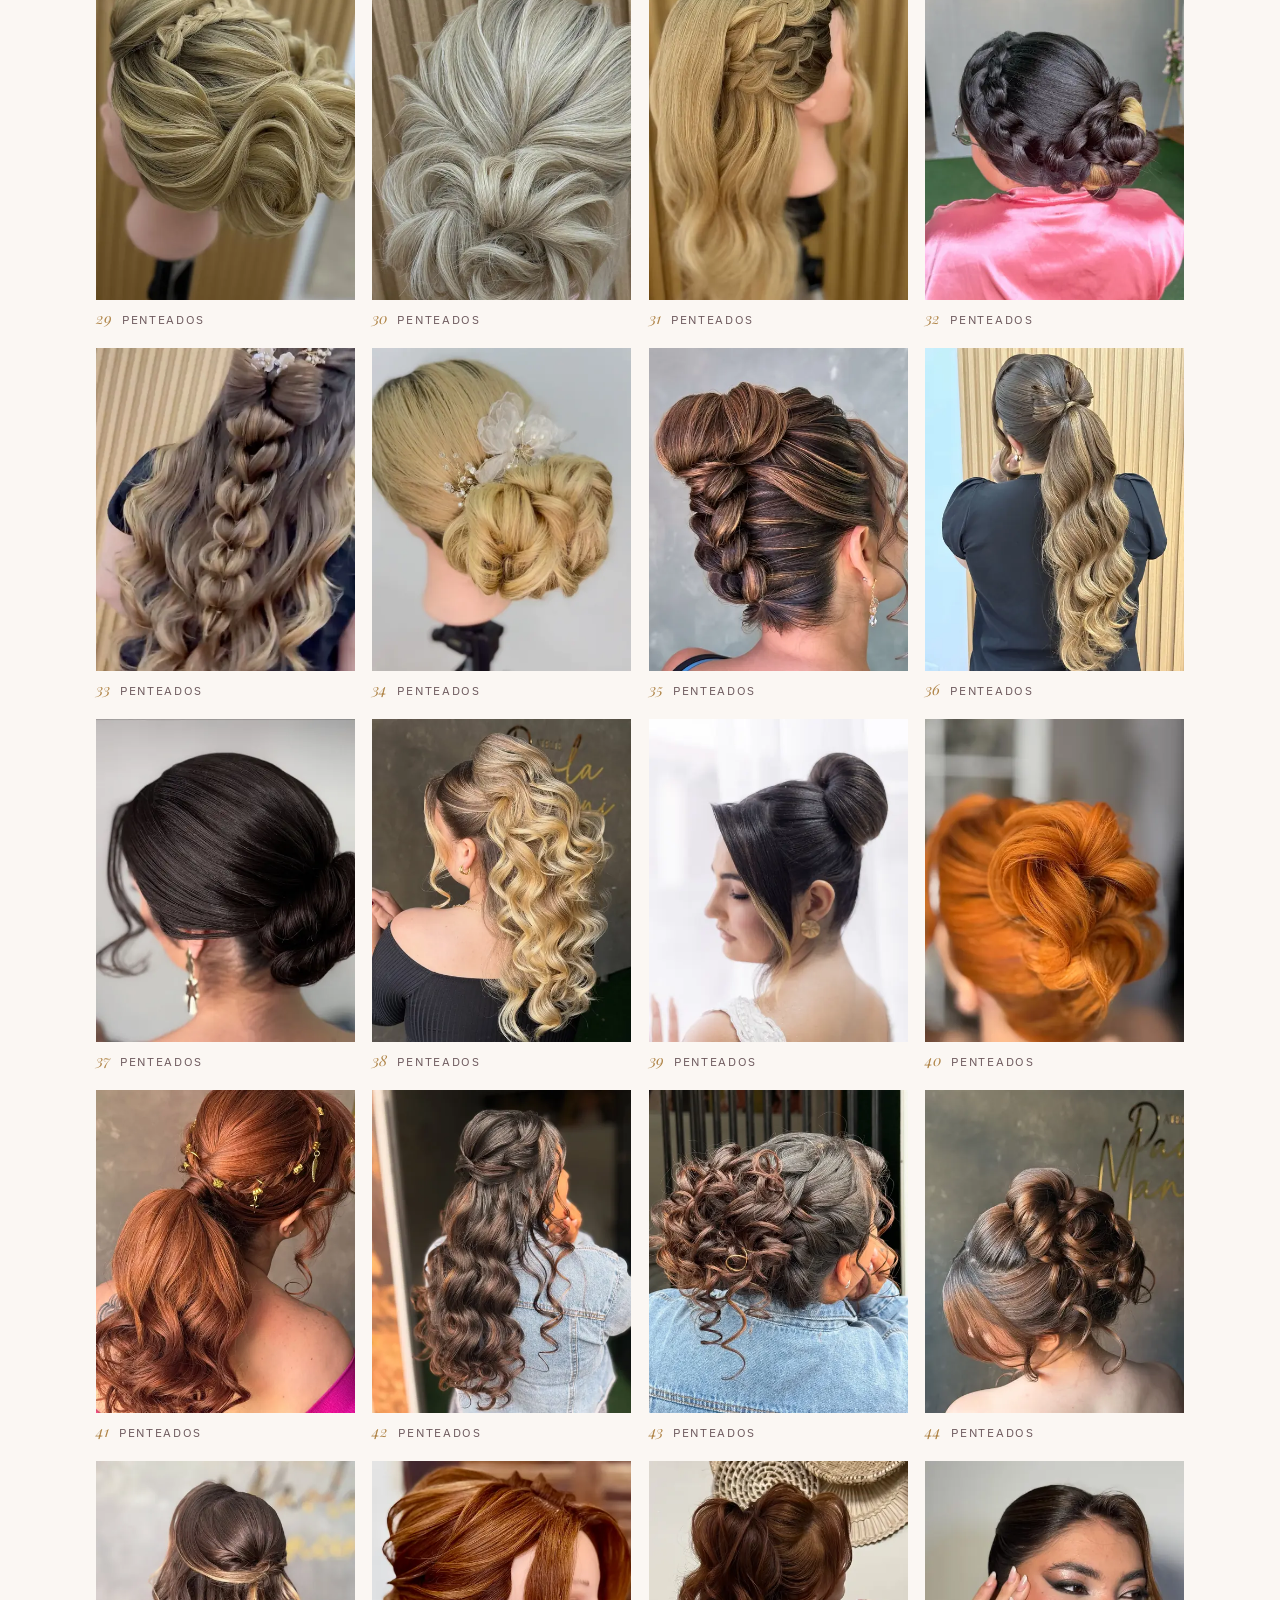
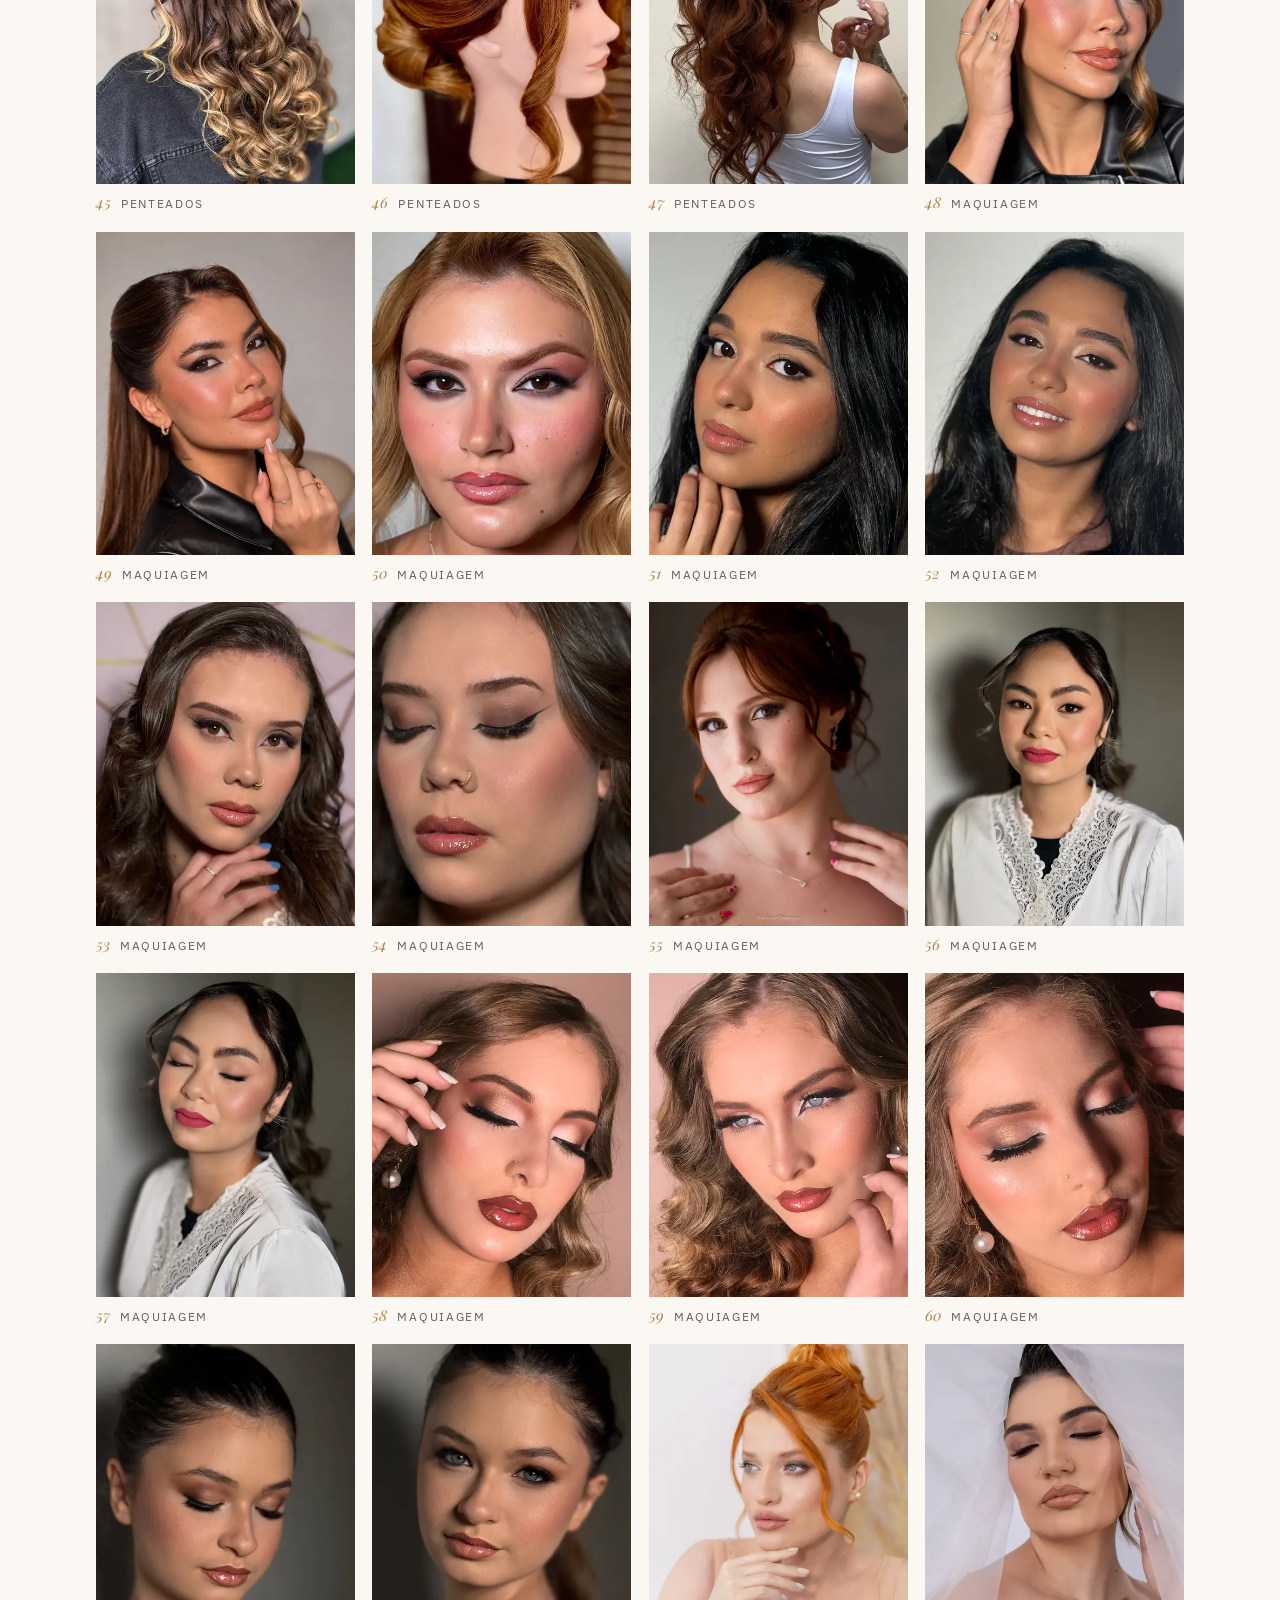
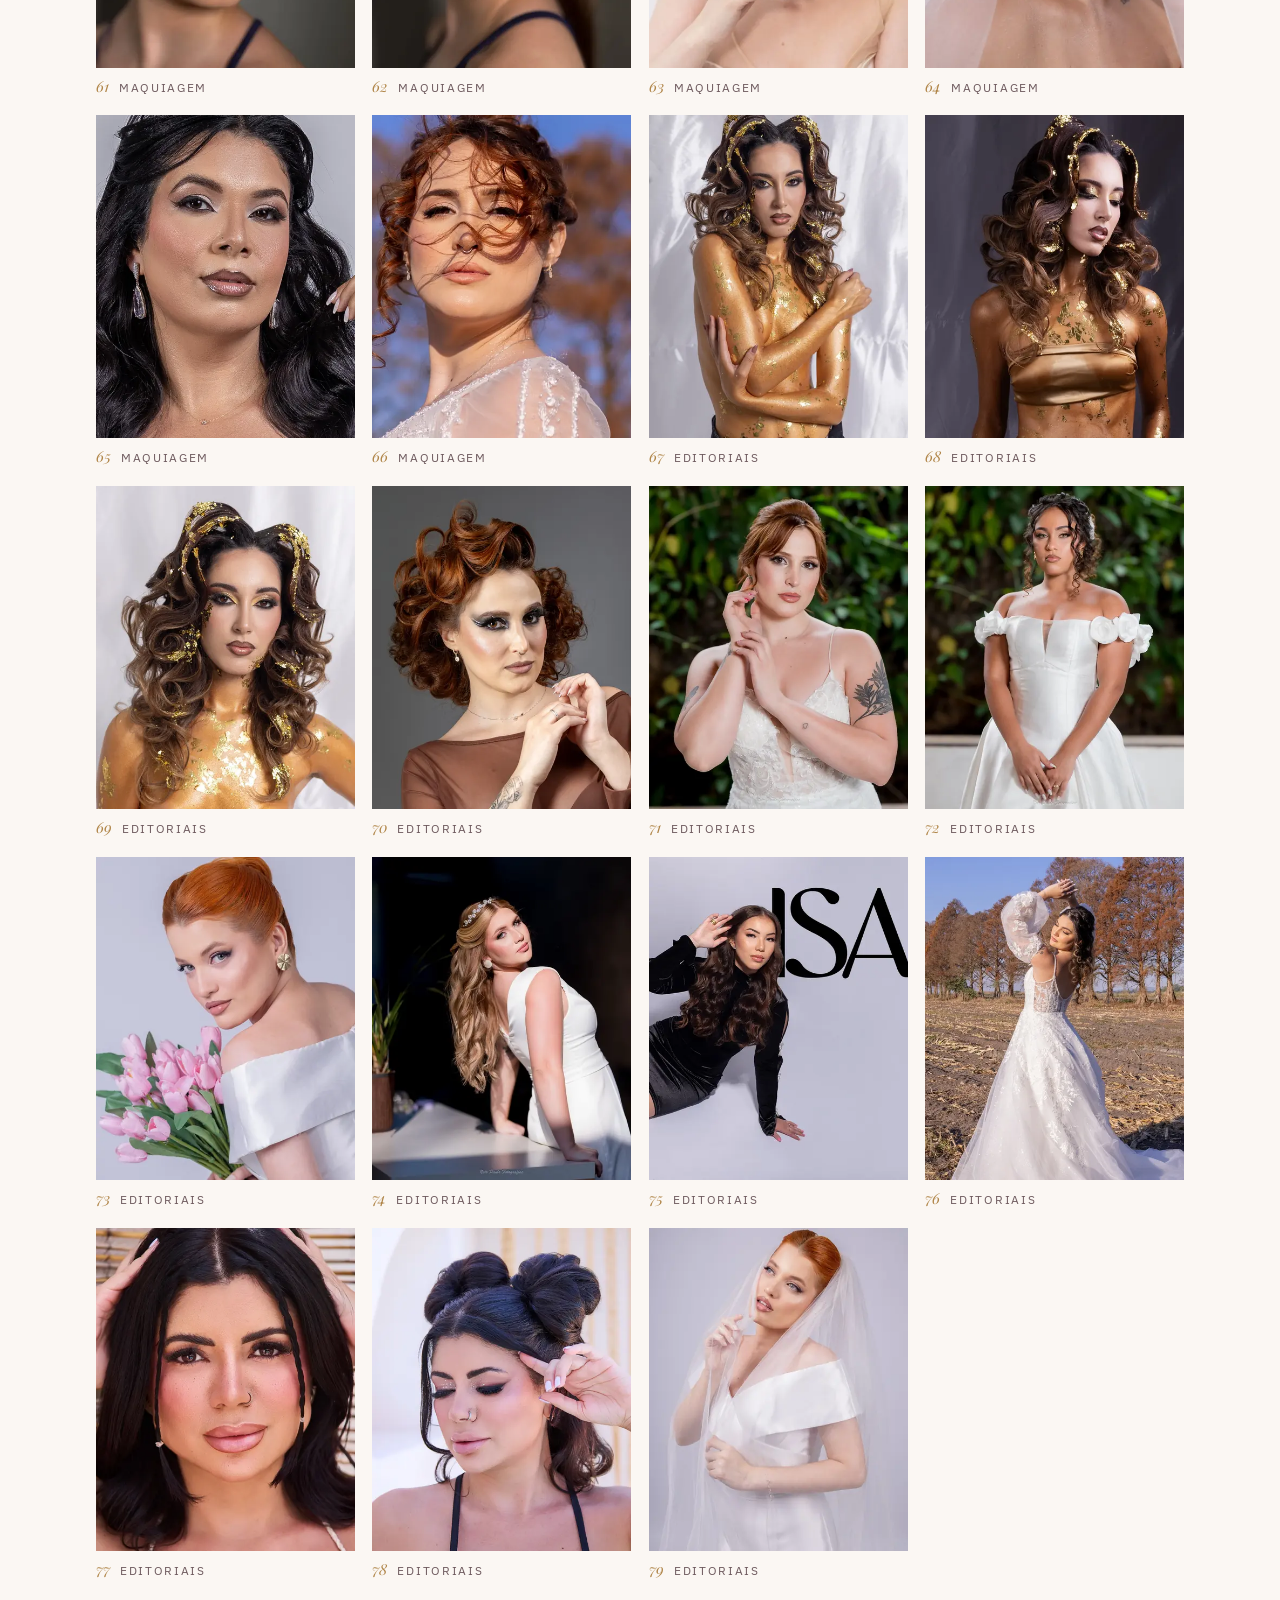
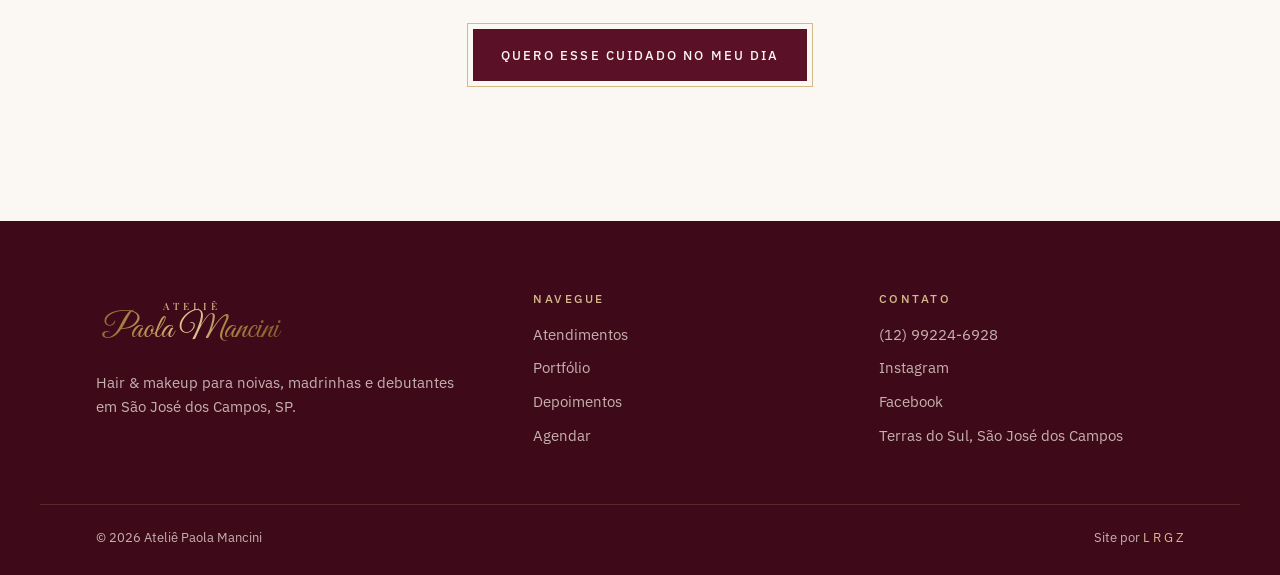
<file: portfolio.html>
<!doctype html>
<html lang="pt-BR" class="sem-js">
<head>
<meta charset="utf-8">
<meta name="viewport" content="width=device-width,initial-scale=1,viewport-fit=cover">
<title>Portfólio | Paola Mancini · Hair &amp; Makeup</title>
<meta name="description" content="Noivas, penteados em técnica russa, maquiagem e editoriais assinados por Paola Mancini, em São José dos Campos.">
<meta name="robots" content="noindex">
<meta name="theme-color" content="#5a1026">
<link rel="icon" href="favicon.svg?v=2" type="image/svg+xml">
<link rel="icon" href="favicon-32.png?v=2" sizes="32x32">
<link rel="apple-touch-icon" href="apple-touch-icon.png?v=2">
<meta property="og:type" content="website">
<meta property="og:locale" content="pt_BR">
<meta property="og:site_name" content="Ateliê Paola Mancini">
<meta property="og:title" content="Portfólio | Paola Mancini · Hair &amp; Makeup">
<meta property="og:description" content="Noiva, excelência não é luxo. É tranquilidade. Maquiagem e penteado para noivas em São José dos Campos.">
<meta property="og:url" content="https://azeugral.github.io/paola-mancini/portfolio.html">
<meta property="og:image" content="https://azeugral.github.io/paola-mancini/og.jpg?v=1">
<meta property="og:image:width" content="1200">
<meta property="og:image:height" content="630">
<meta property="og:image:alt" content="Ateliê Paola Mancini, hair e makeup para noivas">
<meta name="twitter:card" content="summary_large_image">
<link rel="preconnect" href="https://fonts.googleapis.com">
<link rel="preconnect" href="https://fonts.gstatic.com" crossorigin>
<link href="https://fonts.googleapis.com/css2?family=Great+Vibes&family=IBM+Plex+Sans:wght@400;500&family=Playfair+Display:ital,wght@0,400;0,600;0,700;1,400&display=swap" rel="stylesheet">
<link rel="stylesheet" href="assets/style.css?v=4">
</head>
<body>

<header class="nav">
  <div class="wrap">
    <a class="marca" href="./" aria-label="Ateliê Paola Mancini, início"><small>Ateliê</small><b>Paola Mancini</b></a>
    <nav aria-label="Principal">
      <ul>
        <li><a href="./#servicos">Serviços</a></li>
        <li><a href="./#dia-da-noiva">Dia da Noiva</a></li>
        <li><a href="portfolio.html" aria-current="page">Portfólio</a></li>
        <li><a href="./#depoimentos">Depoimentos</a></li>
        <li><a href="./#atelie">Ateliê</a></li>
      </ul>
    </nav>
    <div class="acoes">
      <a class="btn" href="agendar.html">Agendar</a>
      <button class="menu-btn" type="button" aria-expanded="false" aria-controls="gaveta" aria-label="Abrir menu"><i></i></button>
    </div>
  </div>
</header>
<div class="gaveta" id="gaveta" hidden>
  <a href="./#servicos">Serviços</a>
  <a href="./#dia-da-noiva">Dia da Noiva</a>
  <a href="portfolio.html">Portfólio</a>
  <a href="./#depoimentos">Depoimentos</a>
  <a href="./#atelie">Ateliê</a>
  <a class="btn" href="agendar.html">Agendar meu atendimento</a>
</div>

<main>
  <section class="topo">
    <div class="wrap">
      <div class="orn e"><i></i></div>
      <h1 class="e" style="--i:1">Portfólio</h1>
      <p class="e" style="--i:2">Noivas reais, penteados, maquiagem e editoriais. Toque em uma foto para ampliar.</p>
    </div>
  </section>
  <section class="secao" style="padding-top:clamp(48px,6vw,72px)">
    <div class="wrap">
      <div class="filtros" role="group" aria-label="Filtrar por categoria">
        <button type="button" data-f="todos" aria-pressed="true">Todos</button>
        <button type="button" data-f="noivas" aria-pressed="false">Noivas</button>
        <button type="button" data-f="penteados" aria-pressed="false">Penteados</button>
        <button type="button" data-f="make" aria-pressed="false">Maquiagem</button>
        <button type="button" data-f="editoriais" aria-pressed="false">Editoriais</button>
      </div>
      <div class="grade-fotos">
      <!-- grade:inicio -->
      <figure class="foto" data-cat="noivas"><button type="button" data-full="assets/p/016_1.webp" aria-label="Ampliar: Noiva Thainara, making-of no ateliê"><img src="assets/p/016_1-p.webp" alt="Noiva Thainara, making-of no ateliê" width="480" height="600" loading="lazy" decoding="async"></button><figcaption><span>01</span>Noivas</figcaption></figure>
      <figure class="foto" data-cat="noivas"><button type="button" data-full="assets/p/016_3.webp" aria-label="Ampliar: Noiva Thainara, coque alto com tiara"><img src="assets/p/016_3-p.webp" alt="Noiva Thainara, coque alto com tiara" width="480" height="600" loading="lazy" decoding="async"></button><figcaption><span>02</span>Noivas</figcaption></figure>
      <figure class="foto" data-cat="noivas"><button type="button" data-full="assets/p/016_4.webp" aria-label="Ampliar: Noiva Thainara, finalização do penteado"><img src="assets/p/016_4-p.webp" alt="Noiva Thainara, finalização do penteado" width="480" height="600" loading="lazy" decoding="async"></button><figcaption><span>03</span>Noivas</figcaption></figure>
      <figure class="foto" data-cat="noivas"><button type="button" data-full="assets/p/016_2.webp" aria-label="Ampliar: Noiva Thainara no salão do ateliê"><img src="assets/p/016_2-p.webp" alt="Noiva Thainara no salão do ateliê" width="480" height="600" loading="lazy" decoding="async"></button><figcaption><span>04</span>Noivas</figcaption></figure>
      <figure class="foto" data-cat="noivas"><button type="button" data-full="assets/p/047_10.webp" aria-label="Ampliar: Editorial de noiva, ondas longas"><img src="assets/p/047_10-p.webp" alt="Editorial de noiva, ondas longas" width="480" height="600" loading="lazy" decoding="async"></button><figcaption><span>05</span>Noivas</figcaption></figure>
      <figure class="foto" data-cat="noivas"><button type="button" data-full="assets/p/047_5.webp" aria-label="Ampliar: Editorial de noiva, ondas marcadas"><img src="assets/p/047_5-p.webp" alt="Editorial de noiva, ondas marcadas" width="480" height="600" loading="lazy" decoding="async"></button><figcaption><span>06</span>Noivas</figcaption></figure>
      <figure class="foto" data-cat="noivas"><button type="button" data-full="assets/p/047_2.webp" aria-label="Ampliar: Editorial de noiva com buquê"><img src="assets/p/047_2-p.webp" alt="Editorial de noiva com buquê" width="480" height="600" loading="lazy" decoding="async"></button><figcaption><span>07</span>Noivas</figcaption></figure>
      <figure class="foto" data-cat="noivas"><button type="button" data-full="assets/p/047_7.webp" aria-label="Ampliar: Editorial de noiva, luz natural"><img src="assets/p/047_7-p.webp" alt="Editorial de noiva, luz natural" width="480" height="600" loading="lazy" decoding="async"></button><figcaption><span>08</span>Noivas</figcaption></figure>
      <figure class="foto" data-cat="noivas"><button type="button" data-full="assets/p/083_1.webp" aria-label="Ampliar: Noiva com tiara e ondas soltas"><img src="assets/p/083_1-p.webp" alt="Noiva com tiara e ondas soltas" width="480" height="600" loading="lazy" decoding="async"></button><figcaption><span>09</span>Noivas</figcaption></figure>
      <figure class="foto" data-cat="noivas"><button type="button" data-full="assets/p/080_1.webp" aria-label="Ampliar: Noiva com tiara, renda e brilho"><img src="assets/p/080_1-p.webp" alt="Noiva com tiara, renda e brilho" width="480" height="600" loading="lazy" decoding="async"></button><figcaption><span>10</span>Noivas</figcaption></figure>
      <figure class="foto" data-cat="noivas"><button type="button" data-full="assets/p/087_1.webp" aria-label="Ampliar: Noiva com buquê no ateliê"><img src="assets/p/087_1-p.webp" alt="Noiva com buquê no ateliê" width="480" height="600" loading="lazy" decoding="async"></button><figcaption><span>11</span>Noivas</figcaption></figure>
      <figure class="foto" data-cat="noivas"><button type="button" data-full="assets/p/093_1.webp" aria-label="Ampliar: Noiva com cachos e tiara"><img src="assets/p/093_1-p.webp" alt="Noiva com cachos e tiara" width="480" height="600" loading="lazy" decoding="async"></button><figcaption><span>12</span>Noivas</figcaption></figure>
      <figure class="foto" data-cat="noivas"><button type="button" data-full="assets/p/124_1.webp" aria-label="Ampliar: Noiva, make luminosa e tiara"><img src="assets/p/124_1-p.webp" alt="Noiva, make luminosa e tiara" width="480" height="600" loading="lazy" decoding="async"></button><figcaption><span>13</span>Noivas</figcaption></figure>
      <figure class="foto" data-cat="noivas"><button type="button" data-full="assets/p/143_1.webp" aria-label="Ampliar: Noiva em estúdio, véu longo"><img src="assets/p/143_1-p.webp" alt="Noiva em estúdio, véu longo" width="480" height="600" loading="lazy" decoding="async"></button><figcaption><span>14</span>Noivas</figcaption></figure>
      <figure class="foto" data-cat="noivas"><button type="button" data-full="assets/p/150_1.webp" aria-label="Ampliar: Noiva com véu, pele iluminada"><img src="assets/p/150_1-p.webp" alt="Noiva com véu, pele iluminada" width="480" height="600" loading="lazy" decoding="async"></button><figcaption><span>15</span>Noivas</figcaption></figure>
      <figure class="foto" data-cat="noivas"><button type="button" data-full="assets/p/166_1.webp" aria-label="Ampliar: Noiva com coque alto e franja"><img src="assets/p/166_1-p.webp" alt="Noiva com coque alto e franja" width="480" height="600" loading="lazy" decoding="async"></button><figcaption><span>16</span>Noivas</figcaption></figure>
      <figure class="foto" data-cat="noivas"><button type="button" data-full="assets/p/172_1.webp" aria-label="Ampliar: Noiva em estúdio, coque clássico"><img src="assets/p/172_1-p.webp" alt="Noiva em estúdio, coque clássico" width="480" height="600" loading="lazy" decoding="async"></button><figcaption><span>17</span>Noivas</figcaption></figure>
      <figure class="foto" data-cat="noivas"><button type="button" data-full="assets/p/175_1.webp" aria-label="Ampliar: Noiva com tulipas"><img src="assets/p/175_1-p.webp" alt="Noiva com tulipas" width="480" height="600" loading="lazy" decoding="async"></button><figcaption><span>18</span>Noivas</figcaption></figure>
      <figure class="foto" data-cat="noivas"><button type="button" data-full="assets/p/185_1.webp" aria-label="Ampliar: Noiva com coque baixo e buquê"><img src="assets/p/185_1-p.webp" alt="Noiva com coque baixo e buquê" width="480" height="600" loading="lazy" decoding="async"></button><figcaption><span>19</span>Noivas</figcaption></figure>
      <figure class="foto" data-cat="noivas"><button type="button" data-full="assets/p/189_1.webp" aria-label="Ampliar: Noiva em ensaio ao ar livre"><img src="assets/p/189_1-p.webp" alt="Noiva em ensaio ao ar livre" width="480" height="600" loading="lazy" decoding="async"></button><figcaption><span>20</span>Noivas</figcaption></figure>
      <figure class="foto" data-cat="noivas"><button type="button" data-full="assets/p/191_1.webp" aria-label="Ampliar: Noiva no campo, vestido de cauda"><img src="assets/p/191_1-p.webp" alt="Noiva no campo, vestido de cauda" width="480" height="600" loading="lazy" decoding="async"></button><figcaption><span>21</span>Noivas</figcaption></figure>
      <figure class="foto" data-cat="noivas"><button type="button" data-full="assets/p/192_1.webp" aria-label="Ampliar: Noiva com cachos ao sol"><img src="assets/p/192_1-p.webp" alt="Noiva com cachos ao sol" width="480" height="600" loading="lazy" decoding="async"></button><figcaption><span>22</span>Noivas</figcaption></figure>
      <figure class="foto" data-cat="noivas"><button type="button" data-full="assets/p/199_1.webp" aria-label="Ampliar: Ensaio de noiva no campo"><img src="assets/p/199_1-p.webp" alt="Ensaio de noiva no campo" width="480" height="600" loading="lazy" decoding="async"></button><figcaption><span>23</span>Noivas</figcaption></figure>
      <figure class="foto" data-cat="noivas"><button type="button" data-full="assets/p/202_1.webp" aria-label="Ampliar: Noiva em estúdio escuro"><img src="assets/p/202_1-p.webp" alt="Noiva em estúdio escuro" width="480" height="600" loading="lazy" decoding="async"></button><figcaption><span>24</span>Noivas</figcaption></figure>
      <figure class="foto" data-cat="noivas"><button type="button" data-full="assets/p/123_1.webp" aria-label="Ampliar: Noiva com coque e capa"><img src="assets/p/123_1-p.webp" alt="Noiva com coque e capa" width="480" height="600" loading="lazy" decoding="async"></button><figcaption><span>25</span>Noivas</figcaption></figure>
      <figure class="foto" data-cat="penteados"><button type="button" data-full="assets/p/026_1.webp" aria-label="Ampliar: Coque baixo texturizado"><img src="assets/p/026_1-p.webp" alt="Coque baixo texturizado" width="480" height="600" loading="lazy" decoding="async"></button><figcaption><span>26</span>Penteados</figcaption></figure>
      <figure class="foto" data-cat="penteados"><button type="button" data-full="assets/p/030_1.webp" aria-label="Ampliar: Coque ruivo com volume"><img src="assets/p/030_1-p.webp" alt="Coque ruivo com volume" width="480" height="600" loading="lazy" decoding="async"></button><figcaption><span>27</span>Penteados</figcaption></figure>
      <figure class="foto" data-cat="penteados"><button type="button" data-full="assets/p/039_1.webp" aria-label="Ampliar: Coque com marcações em técnica russa"><img src="assets/p/039_1-p.webp" alt="Coque com marcações em técnica russa" width="480" height="600" loading="lazy" decoding="async"></button><figcaption><span>28</span>Penteados</figcaption></figure>
      <figure class="foto" data-cat="penteados"><button type="button" data-full="assets/p/088_1.webp" aria-label="Ampliar: Semi preso em ondas"><img src="assets/p/088_1-p.webp" alt="Semi preso em ondas" width="480" height="600" loading="lazy" decoding="async"></button><figcaption><span>29</span>Penteados</figcaption></figure>
      <figure class="foto" data-cat="penteados"><button type="button" data-full="assets/p/095_1.webp" aria-label="Ampliar: Coque com ondas esculpidas"><img src="assets/p/095_1-p.webp" alt="Coque com ondas esculpidas" width="480" height="600" loading="lazy" decoding="async"></button><figcaption><span>30</span>Penteados</figcaption></figure>
      <figure class="foto" data-cat="penteados"><button type="button" data-full="assets/p/097_1.webp" aria-label="Ampliar: Trança lateral volumosa"><img src="assets/p/097_1-p.webp" alt="Trança lateral volumosa" width="480" height="600" loading="lazy" decoding="async"></button><figcaption><span>31</span>Penteados</figcaption></figure>
      <figure class="foto" data-cat="penteados"><button type="button" data-full="assets/p/098_1.webp" aria-label="Ampliar: Coque com trança para noivas"><img src="assets/p/098_1-p.webp" alt="Coque com trança para noivas" width="480" height="600" loading="lazy" decoding="async"></button><figcaption><span>32</span>Penteados</figcaption></figure>
      <figure class="foto" data-cat="penteados"><button type="button" data-full="assets/p/111_1.webp" aria-label="Ampliar: Semi preso com laço do próprio cabelo"><img src="assets/p/111_1-p.webp" alt="Semi preso com laço do próprio cabelo" width="480" height="600" loading="lazy" decoding="async"></button><figcaption><span>33</span>Penteados</figcaption></figure>
      <figure class="foto" data-cat="penteados"><button type="button" data-full="assets/p/113_1.webp" aria-label="Ampliar: Coque baixo com acessório"><img src="assets/p/113_1-p.webp" alt="Coque baixo com acessório" width="480" height="600" loading="lazy" decoding="async"></button><figcaption><span>34</span>Penteados</figcaption></figure>
      <figure class="foto" data-cat="penteados"><button type="button" data-full="assets/p/117_1.webp" aria-label="Ampliar: Rabo trançado estruturado"><img src="assets/p/117_1-p.webp" alt="Rabo trançado estruturado" width="480" height="600" loading="lazy" decoding="async"></button><figcaption><span>35</span>Penteados</figcaption></figure>
      <figure class="foto" data-cat="penteados"><button type="button" data-full="assets/p/118_1.webp" aria-label="Ampliar: Rabo de cavalo com ondas"><img src="assets/p/118_1-p.webp" alt="Rabo de cavalo com ondas" width="480" height="600" loading="lazy" decoding="async"></button><figcaption><span>36</span>Penteados</figcaption></figure>
      <figure class="foto" data-cat="penteados"><button type="button" data-full="assets/p/153_1.webp" aria-label="Ampliar: Coque baixo clássico"><img src="assets/p/153_1-p.webp" alt="Coque baixo clássico" width="480" height="600" loading="lazy" decoding="async"></button><figcaption><span>37</span>Penteados</figcaption></figure>
      <figure class="foto" data-cat="penteados"><button type="button" data-full="assets/p/156_1.webp" aria-label="Ampliar: Semi preso loiro em ondas"><img src="assets/p/156_1-p.webp" alt="Semi preso loiro em ondas" width="480" height="600" loading="lazy" decoding="async"></button><figcaption><span>38</span>Penteados</figcaption></figure>
      <figure class="foto" data-cat="penteados"><button type="button" data-full="assets/p/168_1.webp" aria-label="Ampliar: Coque bola clássico"><img src="assets/p/168_1-p.webp" alt="Coque bola clássico" width="480" height="600" loading="lazy" decoding="async"></button><figcaption><span>39</span>Penteados</figcaption></figure>
      <figure class="foto" data-cat="penteados"><button type="button" data-full="assets/p/176_1.webp" aria-label="Ampliar: Coque ruivo esculpido"><img src="assets/p/176_1-p.webp" alt="Coque ruivo esculpido" width="480" height="600" loading="lazy" decoding="async"></button><figcaption><span>40</span>Penteados</figcaption></figure>
      <figure class="foto" data-cat="penteados"><button type="button" data-full="assets/p/177_1.webp" aria-label="Ampliar: Rabo com ondas e flores"><img src="assets/p/177_1-p.webp" alt="Rabo com ondas e flores" width="480" height="600" loading="lazy" decoding="async"></button><figcaption><span>41</span>Penteados</figcaption></figure>
      <figure class="foto" data-cat="penteados"><button type="button" data-full="assets/p/179_1.webp" aria-label="Ampliar: Semi preso com ondas longas"><img src="assets/p/179_1-p.webp" alt="Semi preso com ondas longas" width="480" height="600" loading="lazy" decoding="async"></button><figcaption><span>42</span>Penteados</figcaption></figure>
      <figure class="foto" data-cat="penteados"><button type="button" data-full="assets/p/181_1.webp" aria-label="Ampliar: Coque de cachos"><img src="assets/p/181_1-p.webp" alt="Coque de cachos" width="480" height="600" loading="lazy" decoding="async"></button><figcaption><span>43</span>Penteados</figcaption></figure>
      <figure class="foto" data-cat="penteados"><button type="button" data-full="assets/p/198_1.webp" aria-label="Ampliar: Coque alto em técnica russa"><img src="assets/p/198_1-p.webp" alt="Coque alto em técnica russa" width="480" height="600" loading="lazy" decoding="async"></button><figcaption><span>44</span>Penteados</figcaption></figure>
      <figure class="foto" data-cat="penteados"><button type="button" data-full="assets/p/201_1.webp" aria-label="Ampliar: Semi preso com cachos"><img src="assets/p/201_1-p.webp" alt="Semi preso com cachos" width="480" height="600" loading="lazy" decoding="async"></button><figcaption><span>45</span>Penteados</figcaption></figure>
      <figure class="foto" data-cat="penteados"><button type="button" data-full="assets/p/027_1.webp" aria-label="Ampliar: Treino de coque"><img src="assets/p/027_1-p.webp" alt="Treino de coque" width="480" height="600" loading="lazy" decoding="async"></button><figcaption><span>46</span>Penteados</figcaption></figure>
      <figure class="foto" data-cat="penteados"><button type="button" data-full="assets/p/029_1.webp" aria-label="Ampliar: Ponytail com acabamento"><img src="assets/p/029_1-p.webp" alt="Ponytail com acabamento" width="480" height="600" loading="lazy" decoding="async"></button><figcaption><span>47</span>Penteados</figcaption></figure>
      <figure class="foto" data-cat="make"><button type="button" data-full="assets/p/001_1.webp" aria-label="Ampliar: Make com delineado gráfico"><img src="assets/p/001_1-p.webp" alt="Make com delineado gráfico" width="480" height="600" loading="lazy" decoding="async"></button><figcaption><span>48</span>Maquiagem</figcaption></figure>
      <figure class="foto" data-cat="make"><button type="button" data-full="assets/p/004_1.webp" aria-label="Ampliar: Olhar intenso e pele luminosa"><img src="assets/p/004_1-p.webp" alt="Olhar intenso e pele luminosa" width="480" height="600" loading="lazy" decoding="async"></button><figcaption><span>49</span>Maquiagem</figcaption></figure>
      <figure class="foto" data-cat="make"><button type="button" data-full="assets/p/012_1.webp" aria-label="Ampliar: Make marcante em tons quentes"><img src="assets/p/012_1-p.webp" alt="Make marcante em tons quentes" width="480" height="600" loading="lazy" decoding="async"></button><figcaption><span>50</span>Maquiagem</figcaption></figure>
      <figure class="foto" data-cat="make"><button type="button" data-full="assets/p/006_1.webp" aria-label="Ampliar: Make leve em tons dourados"><img src="assets/p/006_1-p.webp" alt="Make leve em tons dourados" width="480" height="600" loading="lazy" decoding="async"></button><figcaption><span>51</span>Maquiagem</figcaption></figure>
      <figure class="foto" data-cat="make"><button type="button" data-full="assets/p/007_1.webp" aria-label="Ampliar: Make marrom e dourado"><img src="assets/p/007_1-p.webp" alt="Make marrom e dourado" width="480" height="600" loading="lazy" decoding="async"></button><figcaption><span>52</span>Maquiagem</figcaption></figure>
      <figure class="foto" data-cat="make"><button type="button" data-full="assets/p/031_1.webp" aria-label="Ampliar: Esfumado marrom com delineado"><img src="assets/p/031_1-p.webp" alt="Esfumado marrom com delineado" width="480" height="600" loading="lazy" decoding="async"></button><figcaption><span>53</span>Maquiagem</figcaption></figure>
      <figure class="foto" data-cat="make"><button type="button" data-full="assets/p/032_1.webp" aria-label="Ampliar: Delineado agulha"><img src="assets/p/032_1-p.webp" alt="Delineado agulha" width="480" height="600" loading="lazy" decoding="async"></button><figcaption><span>54</span>Maquiagem</figcaption></figure>
      <figure class="foto" data-cat="make"><button type="button" data-full="assets/p/045_1.webp" aria-label="Ampliar: Make clássica em editorial"><img src="assets/p/045_1-p.webp" alt="Make clássica em editorial" width="480" height="600" loading="lazy" decoding="async"></button><figcaption><span>55</span>Maquiagem</figcaption></figure>
      <figure class="foto" data-cat="make"><button type="button" data-full="assets/p/063_1.webp" aria-label="Ampliar: Noiva de civil, make leve"><img src="assets/p/063_1-p.webp" alt="Noiva de civil, make leve" width="480" height="600" loading="lazy" decoding="async"></button><figcaption><span>56</span>Maquiagem</figcaption></figure>
      <figure class="foto" data-cat="make"><button type="button" data-full="assets/p/064_1.webp" aria-label="Ampliar: Make asiática para civil"><img src="assets/p/064_1-p.webp" alt="Make asiática para civil" width="480" height="600" loading="lazy" decoding="async"></button><figcaption><span>57</span>Maquiagem</figcaption></figure>
      <figure class="foto" data-cat="make"><button type="button" data-full="assets/p/067_1.webp" aria-label="Ampliar: Boca vinho e pele acetinada"><img src="assets/p/067_1-p.webp" alt="Boca vinho e pele acetinada" width="480" height="600" loading="lazy" decoding="async"></button><figcaption><span>58</span>Maquiagem</figcaption></figure>
      <figure class="foto" data-cat="make"><button type="button" data-full="assets/p/068_1.webp" aria-label="Ampliar: Make glamour em tons terrosos"><img src="assets/p/068_1-p.webp" alt="Make glamour em tons terrosos" width="480" height="600" loading="lazy" decoding="async"></button><figcaption><span>59</span>Maquiagem</figcaption></figure>
      <figure class="foto" data-cat="make"><button type="button" data-full="assets/p/069_1.webp" aria-label="Ampliar: Pele iluminada e lábios sofisticados"><img src="assets/p/069_1-p.webp" alt="Pele iluminada e lábios sofisticados" width="480" height="600" loading="lazy" decoding="async"></button><figcaption><span>60</span>Maquiagem</figcaption></figure>
      <figure class="foto" data-cat="make"><button type="button" data-full="assets/p/105_1.webp" aria-label="Ampliar: Make para debutante"><img src="assets/p/105_1-p.webp" alt="Make para debutante" width="480" height="600" loading="lazy" decoding="async"></button><figcaption><span>61</span>Maquiagem</figcaption></figure>
      <figure class="foto" data-cat="make"><button type="button" data-full="assets/p/106_1.webp" aria-label="Ampliar: Make suave com olhar marcado"><img src="assets/p/106_1-p.webp" alt="Make suave com olhar marcado" width="480" height="600" loading="lazy" decoding="async"></button><figcaption><span>62</span>Maquiagem</figcaption></figure>
      <figure class="foto" data-cat="make"><button type="button" data-full="assets/p/130_1.webp" aria-label="Ampliar: Make para ruiva"><img src="assets/p/130_1-p.webp" alt="Make para ruiva" width="480" height="600" loading="lazy" decoding="async"></button><figcaption><span>63</span>Maquiagem</figcaption></figure>
      <figure class="foto" data-cat="make"><button type="button" data-full="assets/p/149_1.webp" aria-label="Ampliar: Make de noiva com véu"><img src="assets/p/149_1-p.webp" alt="Make de noiva com véu" width="480" height="600" loading="lazy" decoding="async"></button><figcaption><span>64</span>Maquiagem</figcaption></figure>
      <figure class="foto" data-cat="make"><button type="button" data-full="assets/p/171_1.webp" aria-label="Ampliar: Make social para pele madura"><img src="assets/p/171_1-p.webp" alt="Make social para pele madura" width="480" height="600" loading="lazy" decoding="async"></button><figcaption><span>65</span>Maquiagem</figcaption></figure>
      <figure class="foto" data-cat="make"><button type="button" data-full="assets/p/186_1.webp" aria-label="Ampliar: Make natural ao ar livre"><img src="assets/p/186_1-p.webp" alt="Make natural ao ar livre" width="480" height="600" loading="lazy" decoding="async"></button><figcaption><span>66</span>Maquiagem</figcaption></figure>
      <figure class="foto" data-cat="editoriais"><button type="button" data-full="assets/p/052_1.webp" aria-label="Ampliar: Editorial Ouro, técnica russa"><img src="assets/p/052_1-p.webp" alt="Editorial Ouro, técnica russa" width="480" height="600" loading="lazy" decoding="async"></button><figcaption><span>67</span>Editoriais</figcaption></figure>
      <figure class="foto" data-cat="editoriais"><button type="button" data-full="assets/p/056_1.webp" aria-label="Ampliar: Editorial Ouro"><img src="assets/p/056_1-p.webp" alt="Editorial Ouro" width="480" height="600" loading="lazy" decoding="async"></button><figcaption><span>68</span>Editoriais</figcaption></figure>
      <figure class="foto" data-cat="editoriais"><button type="button" data-full="assets/p/054_1.webp" aria-label="Ampliar: Editorial Ouro, brilho e volume"><img src="assets/p/054_1-p.webp" alt="Editorial Ouro, brilho e volume" width="480" height="600" loading="lazy" decoding="async"></button><figcaption><span>69</span>Editoriais</figcaption></figure>
      <figure class="foto" data-cat="editoriais"><button type="button" data-full="assets/p/043_1.webp" aria-label="Ampliar: Editorial Paola Mancini"><img src="assets/p/043_1-p.webp" alt="Editorial Paola Mancini" width="480" height="600" loading="lazy" decoding="async"></button><figcaption><span>70</span>Editoriais</figcaption></figure>
      <figure class="foto" data-cat="editoriais"><button type="button" data-full="assets/p/044_1.webp" aria-label="Ampliar: Editorial de noiva com tatuagem"><img src="assets/p/044_1-p.webp" alt="Editorial de noiva com tatuagem" width="480" height="600" loading="lazy" decoding="async"></button><figcaption><span>71</span>Editoriais</figcaption></figure>
      <figure class="foto" data-cat="editoriais"><button type="button" data-full="assets/p/041_1.webp" aria-label="Ampliar: Editorial na chácara"><img src="assets/p/041_1-p.webp" alt="Editorial na chácara" width="480" height="600" loading="lazy" decoding="async"></button><figcaption><span>72</span>Editoriais</figcaption></figure>
      <figure class="foto" data-cat="editoriais"><button type="button" data-full="assets/p/079_1.webp" aria-label="Ampliar: Editorial ruiva com tulipas"><img src="assets/p/079_1-p.webp" alt="Editorial ruiva com tulipas" width="480" height="600" loading="lazy" decoding="async"></button><figcaption><span>73</span>Editoriais</figcaption></figure>
      <figure class="foto" data-cat="editoriais"><button type="button" data-full="assets/p/082_1.webp" aria-label="Ampliar: Editorial em ondas loiras"><img src="assets/p/082_1-p.webp" alt="Editorial em ondas loiras" width="480" height="600" loading="lazy" decoding="async"></button><figcaption><span>74</span>Editoriais</figcaption></figure>
      <figure class="foto" data-cat="editoriais"><button type="button" data-full="assets/p/188_1.webp" aria-label="Ampliar: Editorial ISA"><img src="assets/p/188_1-p.webp" alt="Editorial ISA" width="480" height="600" loading="lazy" decoding="async"></button><figcaption><span>75</span>Editoriais</figcaption></figure>
      <figure class="foto" data-cat="editoriais"><button type="button" data-full="assets/p/193_1.webp" aria-label="Ampliar: Editorial no campo"><img src="assets/p/193_1-p.webp" alt="Editorial no campo" width="480" height="600" loading="lazy" decoding="async"></button><figcaption><span>76</span>Editoriais</figcaption></figure>
      <figure class="foto" data-cat="editoriais"><button type="button" data-full="assets/p/024_3.webp" aria-label="Ampliar: Ensaio com @maurofotopro"><img src="assets/p/024_3-p.webp" alt="Ensaio com @maurofotopro" width="480" height="600" loading="lazy" decoding="async"></button><figcaption><span>77</span>Editoriais</figcaption></figure>
      <figure class="foto" data-cat="editoriais"><button type="button" data-full="assets/p/024_1.webp" aria-label="Ampliar: Ensaio, coque duplo"><img src="assets/p/024_1-p.webp" alt="Ensaio, coque duplo" width="480" height="600" loading="lazy" decoding="async"></button><figcaption><span>78</span>Editoriais</figcaption></figure>
      <figure class="foto" data-cat="editoriais"><button type="button" data-full="assets/p/152_1.webp" aria-label="Ampliar: Editorial noiva ruiva"><img src="assets/p/152_1-p.webp" alt="Editorial noiva ruiva" width="480" height="600" loading="lazy" decoding="async"></button><figcaption><span>79</span>Editoriais</figcaption></figure>
      <!-- grade:fim -->
      </div>
      <div class="mais"><a class="btn" href="agendar.html">Quero esse cuidado no meu dia</a></div>
    </div>
  </section>
</main>

<footer class="rodape">
  <div class="wrap grade">
    <div>
      <a class="marca" href="./"><small>Ateliê</small><b>Paola Mancini</b></a>
      <p>Hair &amp; makeup para noivas, madrinhas e debutantes em São José dos Campos, SP.</p>
    </div>
    <div>
      <h3>Navegue</h3>
      <ul>
        <li><a href="./#servicos">Atendimentos</a></li>
        <li><a href="portfolio.html">Portfólio</a></li>
        <li><a href="./#depoimentos">Depoimentos</a></li>
        <li><a href="agendar.html">Agendar</a></li>
      </ul>
    </div>
    <div>
      <h3>Contato</h3>
      <ul>
        <li><a href="https://wa.me/5512992246928" target="_blank" rel="noopener">(12) 99224-6928</a></li>
        <li><a href="https://www.instagram.com/paola_mancini_hairmakeup/" target="_blank" rel="noopener">Instagram</a></li>
        <li><a href="https://www.facebook.com/465131780894898" target="_blank" rel="noopener">Facebook</a></li>
        <li>Terras do Sul, São José dos Campos</li>
      </ul>
    </div>
  </div>
  <div class="wrap base">
    <span>© <span id="ano">2026</span> Ateliê Paola Mancini</span>
    <span>Site por <a href="https://lrgz.com.br">L R G Z</a></span>
  </div>
</footer>

<div class="barra">
  <a class="btn" href="https://wa.me/5512992246928?text=Ol%C3%A1%2C%20Paola!%20Vim%20pelo%20site." target="_blank" rel="noopener">WhatsApp</a>
  <a class="btn claro" href="agendar.html">Agendar</a>
</div>

<div class="lb" id="lb" hidden role="dialog" aria-modal="true" aria-label="Foto ampliada">
  <img alt="">
  <p></p>
  <button class="x" type="button" aria-label="Fechar">✕</button>
  <button class="ant" type="button" aria-label="Foto anterior">←</button>
  <button class="prox" type="button" aria-label="Próxima foto">→</button>
</div>

<script src="assets/site.js?v=1" defer></script>
</body>
</html>
</file>
<file: assets/style.css>
/* Paola Mancini · Hair & Makeup — Site por L R G Z */
:root{
  --vinho:#5a1026;
  --vinho-2:#3e0a1a;
  --vinho-3:#7a1f39;
  --marfim:#fbf7f3;
  --champ:#f4e9e2;
  --blush:#ecd6cf;
  --rose:#c48e86;
  --ouro:#b08548;
  --ouro-2:#d6b98a;
  --tinta:#2b1a1e;
  --cinza:#6e5a5e;
  --linha:rgba(90,16,38,.14);
  --serif:'Playfair Display',Georgia,serif;
  --sans:'IBM Plex Sans',system-ui,sans-serif;
  --script:'Great Vibes',cursive;
  --ease:cubic-bezier(.16,.84,.32,1);
  --max:1200px;
  --pad:clamp(20px,5vw,56px);
}
*,*::before,*::after{box-sizing:border-box}
[hidden]{display:none!important}
html{-webkit-text-size-adjust:100%;scroll-behavior:smooth;scroll-padding-top:84px}
body{margin:0;background:var(--marfim);color:var(--tinta);font:400 16px/1.65 var(--sans);overflow-x:hidden}
img{max-width:100%;height:auto;display:block;-webkit-user-drag:none;-webkit-touch-callout:none}
a{color:inherit}
button{font:inherit;color:inherit}
h1,h2,h3{font-family:var(--serif);font-weight:600;color:var(--vinho);margin:0;line-height:1.08;letter-spacing:-.005em}
p{margin:0 0 1em}
.wrap{max-width:var(--max);margin:0 auto;padding:0 var(--pad)}
.sr{position:absolute;width:1px;height:1px;overflow:hidden;clip:rect(0 0 0 0);white-space:nowrap}
::selection{background:var(--vinho);color:var(--marfim)}
:focus-visible{outline:2px solid var(--ouro);outline-offset:3px}

/* ---------- marca ---------- */
.marca{display:inline-flex;flex-direction:column;align-items:center;text-decoration:none;line-height:1;color:var(--vinho)}
.marca small{font:500 10px/1 var(--serif);letter-spacing:.42em;text-transform:uppercase;color:var(--ouro);margin:0 0 -2px .42em}
.marca b{font:400 34px/1 var(--script);background:linear-gradient(100deg,#8b6431 0%,#c9a05f 35%,#e8d0a0 50%,#b08548 66%,#7d5828 100%);-webkit-background-clip:text;background-clip:text;color:transparent;padding:4px 6px 6px}

/* ---------- botões ---------- */
.btn{--bg:var(--vinho);--fg:var(--marfim);position:relative;display:inline-flex;align-items:center;justify-content:center;gap:10px;min-height:52px;padding:0 28px;border:0;border-radius:0;background:var(--bg);color:var(--fg);font:500 13px/1 var(--sans);letter-spacing:.16em;text-transform:uppercase;text-decoration:none;cursor:pointer;outline:1px solid var(--ouro-2);outline-offset:5px;transition:outline-offset .35s var(--ease),background-color .35s var(--ease),color .35s var(--ease),transform .35s var(--ease)}
.btn svg{width:18px;height:18px;flex:none}
.btn:hover{outline-offset:2px;background:var(--vinho-2)}
.btn:active{transform:scale(.975);transition-duration:.12s}
.btn.claro{--bg:transparent;--fg:var(--vinho);outline-color:transparent;box-shadow:inset 0 0 0 1px var(--vinho)}
.btn.claro:hover{background:var(--vinho);color:var(--marfim);outline-color:var(--ouro-2)}
.btn.ouro{--bg:var(--ouro-2);--fg:var(--vinho-2);outline-color:rgba(214,185,138,.55)}
.btn.ouro:hover{background:#e6cfa6}
.link{display:inline-flex;align-items:center;gap:10px;font:500 13px/1 var(--sans);letter-spacing:.16em;text-transform:uppercase;text-decoration:none;color:var(--vinho);padding:8px 0;border-bottom:1px solid var(--ouro);transition:gap .35s var(--ease)}
.link:hover{gap:16px}

/* ---------- nav ---------- */
.nav{position:sticky;top:0;z-index:40;background:rgba(251,247,243,.9);-webkit-backdrop-filter:blur(12px);backdrop-filter:blur(12px);border-bottom:1px solid var(--linha);transition:box-shadow .35s var(--ease)}
.nav.sombra{box-shadow:0 10px 30px -24px rgba(62,10,26,.5)}
.nav .wrap{display:grid;grid-template-columns:1fr auto 1fr;align-items:center;height:76px}
.nav ul{display:flex;gap:34px;list-style:none;margin:0;padding:0}
.nav ul a{font:500 12.5px/1 var(--sans);letter-spacing:.16em;text-transform:uppercase;text-decoration:none;color:var(--tinta);position:relative;padding:8px 0}
.nav ul a::after{content:"";position:absolute;left:0;right:0;bottom:0;height:1px;background:var(--ouro);transform:scaleX(0);transform-origin:right;transition:transform .35s var(--ease)}
.nav ul a:hover::after,.nav ul a[aria-current]::after{transform:scaleX(1);transform-origin:left}
.nav .marca{justify-self:start}
.nav .acoes{justify-self:end;display:flex;align-items:center;gap:14px}
.nav .btn{min-height:44px;padding:0 20px;font-size:12px;outline-offset:4px}
.menu-btn{display:none;width:44px;height:44px;border:1px solid var(--linha);background:transparent;cursor:pointer;place-items:center}
.menu-btn i{display:block;width:18px;height:1px;background:var(--vinho);position:relative;transition:background .3s}
.menu-btn i::before,.menu-btn i::after{content:"";position:absolute;left:0;width:18px;height:1px;background:var(--vinho);transition:transform .35s var(--ease)}
.menu-btn i::before{top:-6px}.menu-btn i::after{top:6px}
.menu-btn[aria-expanded=true] i{background:transparent}
.menu-btn[aria-expanded=true] i::before{transform:translateY(6px) rotate(45deg)}
.menu-btn[aria-expanded=true] i::after{transform:translateY(-6px) rotate(-45deg)}
.gaveta{position:fixed;inset:76px 0 0;z-index:39;background:var(--marfim);padding:28px var(--pad) 120px;display:flex;flex-direction:column;gap:4px;overflow-y:auto}
.gaveta a{font:500 30px/1.2 var(--serif);color:var(--vinho);text-decoration:none;padding:12px 0;border-bottom:1px solid var(--linha)}
.gaveta .btn{margin-top:28px;font:500 13px/1 var(--sans);color:var(--marfim);padding:0 20px;border-bottom:0}

/* ---------- hero ---------- */
.hero{position:relative;isolation:isolate;overflow:hidden;background:var(--champ) url(img/seda.webp) center/cover no-repeat}
.hero::before{content:"";position:absolute;inset:0;z-index:-1;background:linear-gradient(90deg,rgba(251,247,243,.82) 0%,rgba(251,247,243,.35) 55%,rgba(251,247,243,0) 100%)}
.hero .wrap{display:grid;grid-template-columns:1.08fr .92fr;gap:clamp(32px,5vw,80px);align-items:center;min-height:calc(100svh - 76px);padding-top:clamp(40px,6vh,72px);padding-bottom:clamp(40px,6vh,72px)}
.sobre-t{font:500 12px/1 var(--sans);letter-spacing:.28em;text-transform:uppercase;color:var(--ouro);margin-bottom:22px;display:block}
.hero h1{font-size:clamp(40px,4.7vw,68px);font-weight:700;text-transform:uppercase;letter-spacing:-.01em;line-height:1.02}
.pilares{display:flex;flex-wrap:wrap;gap:6px 18px;margin:26px 0 0;padding:0;list-style:none;font:500 14px/1.4 var(--sans);color:var(--vinho-3)}
.pilares li{display:flex;align-items:center;gap:18px}
.pilares li+li::before{content:"";width:4px;height:4px;background:var(--ouro);transform:rotate(45deg)}
.hero .fio{width:120px;height:1px;background:linear-gradient(90deg,var(--ouro),transparent);margin:30px 0}
.hero .lead{font-size:clamp(17px,1.5vw,20px);line-height:1.55;color:var(--tinta);max-width:34em}
.hero .lead strong{font-weight:500;color:var(--vinho)}
.hero .botoes{display:flex;flex-wrap:wrap;gap:18px 22px;margin-top:34px}
.selos{display:grid;grid-template-columns:repeat(2,auto);justify-content:start;gap:0;margin-top:44px;border-top:1px solid var(--linha)}
.selos div{padding:18px 28px 0 0;margin-right:28px;border-right:1px solid var(--linha)}
.selos div:last-child{border-right:0;margin-right:0}
.selos b{display:block;font:600 30px/1 var(--serif);color:var(--vinho)}
.selos span{font-size:13px;color:var(--cinza)}
.quadro{position:relative;justify-self:end;width:min(100%,500px);aspect-ratio:4/5}
.quadro::before{content:"";position:absolute;inset:-14px 14px 14px -14px;border:1px solid var(--ouro);z-index:-1}
.quadro .slides{position:absolute;inset:0;overflow:hidden;background:var(--blush);box-shadow:0 40px 80px -40px rgba(62,10,26,.45)}
.quadro img{position:absolute;inset:0;width:100%;height:100%;object-fit:cover;opacity:0;transform:scale(1.06);transition:opacity 1.4s var(--ease),transform 6s linear}
.quadro img.on{opacity:1;transform:scale(1)}
.quadro .leg{position:absolute;left:-14px;bottom:-14px;transform:translateY(100%);padding-top:14px;font-size:12.5px;letter-spacing:.06em;color:var(--cinza)}
.quadro .marcas{position:absolute;right:0;bottom:-30px;display:flex;gap:8px}
.quadro .marcas i{width:22px;height:2px;background:var(--linha);transition:background .4s}
.quadro .marcas i.on{background:var(--vinho)}

/* entrada da hero */
.e{opacity:0;transform:translateY(18px);animation:sobe .9s var(--ease) forwards;animation-delay:calc(var(--i,0) * 90ms + 80ms)}
@keyframes sobe{to{opacity:1;transform:none}}

/* ---------- seções ---------- */
.secao{padding:clamp(80px,11vw,140px) 0}
.cab{text-align:center;max-width:720px;margin:0 auto clamp(44px,6vw,72px)}
.cab h2{font-size:clamp(32px,4.2vw,54px)}
.cab p{margin:18px auto 0;color:var(--cinza);font-size:17px;max-width:40em}
.orn{display:flex;align-items:center;justify-content:center;gap:14px;margin:0 auto 20px;color:var(--ouro)}
.orn::before,.orn::after{content:"";width:46px;height:1px;background:currentColor}
.orn i{width:6px;height:6px;border:1px solid currentColor;transform:rotate(45deg)}

/* citação */
.frase{background:var(--vinho);color:var(--champ);text-align:center;padding:clamp(70px,9vw,110px) 0;position:relative;overflow:hidden}
.frase::before,.frase::after{content:"";position:absolute;left:50%;width:1px;height:46px;background:linear-gradient(var(--ouro-2),transparent);transform:translateX(-50%)}
.frase::before{top:0}.frase::after{bottom:0;transform:translateX(-50%) rotate(180deg)}
.frase blockquote{margin:0 auto;max-width:900px;font:400 clamp(28px,4vw,52px)/1.18 var(--serif);color:var(--marfim)}
.frase blockquote em{font-style:italic;color:var(--ouro-2)}
.frase cite{display:block;margin-top:26px;font:400 34px/1 var(--script);color:var(--ouro-2);font-style:normal}

/* serviços */
.servicos{display:grid;grid-template-columns:repeat(4,1fr);gap:clamp(16px,2vw,28px)}
.serv{background:#fff;border:1px solid var(--linha);display:flex;flex-direction:column;transition:transform .45s var(--ease),box-shadow .45s var(--ease)}
.serv figure{margin:0;aspect-ratio:4/5;overflow:hidden;background:var(--blush)}
.serv figure img{width:100%;height:100%;object-fit:cover;transition:transform 1s var(--ease)}
.serv div{padding:24px 22px 26px;display:flex;flex-direction:column;flex:1}
.serv h3{font-size:24px;margin-bottom:10px}
.serv p{font-size:15px;color:var(--cinza);margin-bottom:18px}
.serv ul{list-style:none;margin:auto 0 0;padding:16px 0 0;border-top:1px solid var(--linha);font-size:14px;display:grid;gap:6px}
.serv li{display:flex;gap:10px}
.serv li::before{content:"";flex:none;width:5px;height:5px;margin-top:9px;background:var(--ouro);transform:rotate(45deg)}
@media (hover:hover){.serv:hover{transform:translateY(-6px);box-shadow:0 30px 60px -40px rgba(62,10,26,.45)}.serv:hover figure img{transform:scale(1.05)}}
.nota{text-align:center;margin-top:36px;color:var(--cinza);font-size:15px}
.nota a{color:var(--vinho)}

/* dia da noiva */
.dia{background:var(--champ)}
.dia .grade{display:grid;grid-template-columns:.9fr 1.1fr;gap:clamp(40px,6vw,90px);align-items:center}
.mosaico{display:grid;grid-template-columns:1fr 1fr;gap:14px}
.mosaico img{width:100%;aspect-ratio:4/5;object-fit:cover;background:var(--blush)}
.mosaico img:nth-child(2){margin-top:48px}
.mosaico img:nth-child(3){margin-top:-48px}
.dia h2{font-size:clamp(32px,4vw,52px);margin-bottom:18px}
.dia .intro{color:var(--cinza);font-size:17px;margin-bottom:34px}
.passos{list-style:none;margin:0;padding:0;counter-reset:p}
.passos li{counter-increment:p;display:grid;grid-template-columns:64px 1fr;gap:6px 20px;padding:22px 0;border-top:1px solid var(--linha)}
.passos li:last-child{border-bottom:1px solid var(--linha)}
.passos li::before{content:counter(p);grid-row:span 2;font:italic 400 46px/1 var(--serif);color:var(--ouro)}
.passos h3{font-size:22px}
.passos p{margin:0;color:var(--cinza);font-size:15.5px}

/* portfólio */
.filtros{display:flex;justify-content:center;flex-wrap:wrap;gap:8px;margin:0 auto 40px}
.filtros button{border:1px solid var(--linha);background:transparent;padding:12px 20px;font:500 12px/1 var(--sans);letter-spacing:.16em;text-transform:uppercase;cursor:pointer;color:var(--tinta);transition:background-color .3s var(--ease),color .3s var(--ease),border-color .3s var(--ease)}
.filtros button:hover{border-color:var(--vinho)}
.filtros button[aria-pressed=true]{background:var(--vinho);color:var(--marfim);border-color:var(--vinho)}
.grade-fotos{display:grid;grid-template-columns:repeat(4,1fr);gap:clamp(10px,1.4vw,18px)}
.foto{margin:0}
.foto button{display:block;width:100%;padding:0;border:0;background:var(--blush);cursor:zoom-in;aspect-ratio:4/5;overflow:hidden}
.foto img{width:100%;height:100%;object-fit:cover;transition:transform .9s var(--ease),filter .5s}
@media (hover:hover){.foto button:hover img{transform:scale(1.045)}}
.foto figcaption{display:flex;gap:10px;align-items:baseline;padding-top:10px;font-size:12px;letter-spacing:.14em;text-transform:uppercase;color:var(--cinza)}
.foto figcaption span{font:italic 400 15px/1 var(--serif);letter-spacing:0;color:var(--ouro)}
.mais{text-align:center;margin-top:48px}

/* depoimentos */
.depo{background:var(--vinho-2);color:var(--champ)}
.depo .cab h2{color:var(--marfim)}
.depo .cab p{color:rgba(244,233,226,.72)}
.depo .orn{color:var(--ouro-2)}
.depos{display:grid;grid-template-columns:repeat(3,1fr);gap:clamp(16px,2vw,26px)}
.dep{margin:0;padding:34px 30px 30px;border:1px solid rgba(214,185,138,.28);background:rgba(255,255,255,.025);display:flex;flex-direction:column}
.dep::before{content:"\201C";font:400 70px/.6 var(--serif);color:var(--ouro-2);height:30px}
.dep blockquote{margin:0 0 24px;font:400 18px/1.55 var(--serif);color:var(--marfim)}
.dep figcaption{margin-top:auto;padding-top:18px;border-top:1px solid rgba(214,185,138,.22);font-size:13px;letter-spacing:.14em;text-transform:uppercase;color:var(--ouro-2)}
.dep figcaption span{display:block;margin-top:4px;letter-spacing:.04em;text-transform:none;color:rgba(244,233,226,.6)}

/* sobre */
.sobre .grade{display:grid;grid-template-columns:.85fr 1.15fr;gap:clamp(40px,6vw,96px);align-items:center}
.sobre .foto-p{position:relative}
.sobre .foto-p img{width:100%;aspect-ratio:4/5;object-fit:cover;background:var(--blush)}
.sobre .foto-p::after{content:"";position:absolute;inset:18px -18px -18px 18px;border:1px solid var(--ouro);z-index:-1}
.sobre .foto-p{z-index:0;isolation:isolate}
.sobre h2{font-size:clamp(32px,4vw,52px);margin-bottom:22px}
.sobre p{color:var(--cinza);font-size:17px}
.sobre p strong{color:var(--vinho);font-weight:500}
.fatos{display:grid;grid-template-columns:1fr 1fr;gap:0;margin:30px 0 34px;border-top:1px solid var(--linha)}
.fatos div{padding:18px 18px 18px 0;border-bottom:1px solid var(--linha)}
.fatos div:nth-child(odd){border-right:1px solid var(--linha)}
.fatos div:nth-child(even){padding-left:22px}
.fatos b{display:block;font:600 19px/1.25 var(--serif);color:var(--vinho)}
.fatos span{font-size:14px;color:var(--cinza)}


/* ateliê */
.atelie{background:var(--champ)}
.atelie .grade{display:grid;grid-template-columns:1fr 1fr;gap:0;border:1px solid var(--linha);background:#fff}
.atelie .info{padding:clamp(32px,4vw,56px)}
.atelie h2{font-size:clamp(30px,3.6vw,46px);margin-bottom:26px}
.dados{display:grid;gap:22px;margin:0 0 34px}
.dados dt{font:500 11.5px/1 var(--sans);letter-spacing:.22em;text-transform:uppercase;color:var(--ouro);margin-bottom:8px}
.dados dd{margin:0;font-size:17px}
.dados a{text-decoration:none;border-bottom:1px solid var(--linha);transition:border-color .3s}
.dados a:hover{border-color:var(--vinho)}
.atelie iframe{width:100%;height:100%;min-height:420px;border:0;display:block;filter:sepia(.25) saturate(.8)}

/* páginas internas */
.topo{background:var(--champ) url(img/seda.webp) center/cover no-repeat;position:relative;isolation:isolate;text-align:center;padding:clamp(70px,9vw,120px) 0 clamp(56px,7vw,90px)}
.topo::before{content:"";position:absolute;inset:0;z-index:-1;background:rgba(251,247,243,.55)}
.topo h1{font-size:clamp(38px,5.4vw,72px);text-transform:uppercase;font-weight:700}
.topo p{max-width:40em;margin:20px auto 0;font-size:17px;color:var(--cinza)}

/* formulário */
.form{max-width:760px;margin:0 auto;background:#fff;border:1px solid var(--linha);padding:clamp(28px,4vw,52px)}
.campos{display:grid;grid-template-columns:1fr 1fr;gap:22px}
.campo{display:flex;flex-direction:column;gap:8px}
.campo.cheio{grid-column:1/-1}
.campo label,.campo legend{font:500 11.5px/1 var(--sans);letter-spacing:.2em;text-transform:uppercase;color:var(--vinho)}
.campo input,.campo select,.campo textarea{font:400 16px/1.4 var(--sans);color:var(--tinta);background:var(--marfim);border:1px solid var(--linha);border-radius:0;padding:14px 14px;min-height:50px;transition:border-color .3s}
.campo textarea{min-height:110px;resize:vertical}
.campo input:focus,.campo select:focus,.campo textarea:focus{outline:none;border-color:var(--vinho)}
fieldset.campo{border:0;padding:0;margin:0}
.opcoes{display:flex;flex-wrap:wrap;gap:8px;margin-top:4px}
.opcoes label{font:500 14px/1 var(--sans);letter-spacing:0;text-transform:none;color:var(--tinta);cursor:pointer}
.opcoes input{position:absolute;opacity:0;pointer-events:none}
.opcoes span{display:inline-block;padding:13px 16px;border:1px solid var(--linha);transition:background-color .3s var(--ease),color .3s var(--ease),border-color .3s}
.opcoes input:checked+span{background:var(--vinho);border-color:var(--vinho);color:var(--marfim)}
.opcoes input:focus-visible+span{outline:2px solid var(--ouro);outline-offset:2px}
.form .btn{width:100%;margin-top:30px}
.form small{display:block;text-align:center;margin-top:16px;color:var(--cinza);font-size:13.5px}

/* lightbox */
.lb{position:fixed;inset:0;z-index:60;background:rgba(30,8,15,.94);display:flex;align-items:center;justify-content:center;padding:56px 16px}
.lb img{max-width:min(92vw,820px);max-height:86vh;width:auto;height:auto;object-fit:contain;box-shadow:0 30px 80px rgba(0,0,0,.5)}
.lb p{position:absolute;left:0;right:0;bottom:18px;text-align:center;margin:0;color:var(--champ);font-size:14px}
.lb button{position:absolute;width:52px;height:52px;border:1px solid rgba(214,185,138,.4);background:rgba(62,10,26,.55);color:var(--champ);cursor:pointer;font-size:22px;line-height:1;transition:background-color .3s}
.lb button:hover{background:var(--vinho)}
.lb .x{top:14px;right:14px}
.lb .ant{left:14px;top:50%;transform:translateY(-50%)}
.lb .prox{right:14px;top:50%;transform:translateY(-50%)}

/* rodapé */
.rodape{background:var(--vinho-2);color:rgba(244,233,226,.75);padding:72px 0 0;font-size:14.5px}
.rodape .grade{display:grid;grid-template-columns:1.3fr 1fr 1fr;gap:40px;padding-bottom:56px}
.rodape .marca small{color:var(--ouro-2)}
.rodape p{margin:18px 0 0;max-width:26em}
.rodape h3{font:500 11.5px/1 var(--sans);letter-spacing:.22em;text-transform:uppercase;color:var(--ouro-2);margin-bottom:18px}
.rodape ul{list-style:none;margin:0;padding:0;display:grid;gap:10px}
.rodape a{text-decoration:none;transition:color .3s}
.rodape a:hover{color:var(--marfim)}
.rodape .base{border-top:1px solid rgba(214,185,138,.18);padding-top:22px;padding-bottom:26px;display:flex;justify-content:space-between;gap:16px;flex-wrap:wrap;font-size:13px}
.rodape .base a{color:var(--ouro-2)}

/* barra fixa mobile */
.barra{display:none}

/* revelar */
.rv{opacity:0;transform:translateY(26px);transition:opacity .9s var(--ease),transform .9s var(--ease)}
.rv.vis{opacity:1;transform:none}
.sem-js .rv{opacity:1;transform:none}

@media (prefers-reduced-motion:reduce){
  *,*::before,*::after{animation-duration:.01ms!important;transition-duration:.01ms!important}
  .rv,.e{opacity:1;transform:none}
}

/* ---------- responsivo ---------- */
@media (max-width:1080px){
  .servicos{grid-template-columns:repeat(2,1fr)}
  .nav ul{gap:22px}
}
@media (max-width:900px){
  .nav .wrap{grid-template-columns:1fr auto;height:68px}
  .nav nav,.nav .acoes .btn{display:none}
  .menu-btn{display:grid}
  .gaveta{inset:68px 0 0}
  html{scroll-padding-top:76px}
  .hero{background-image:url(img/seda-m.webp)}
  .hero::before{background:linear-gradient(180deg,rgba(251,247,243,.6),rgba(251,247,243,.2))}
  .hero .wrap{grid-template-columns:1fr;min-height:0;gap:56px;padding-top:44px;padding-bottom:84px}
  .quadro{justify-self:center;width:min(100% - 14px,440px);margin-left:14px}
  .dia .grade,.sobre .grade,.atelie .grade{grid-template-columns:1fr}
  .depos{grid-template-columns:none;grid-auto-flow:column;grid-auto-columns:min(86%,380px);overflow-x:auto;overflow-y:hidden;scroll-snap-type:x mandatory;margin:0 calc(var(--pad) * -1);padding:0 var(--pad) 8px;scrollbar-width:none;overscroll-behavior-x:contain}
  .depos::-webkit-scrollbar{display:none}
  .dep{scroll-snap-align:center}
  .grade-fotos{grid-template-columns:repeat(3,1fr)}
  .sobre .foto-p{max-width:440px;margin-right:18px}
  .atelie iframe{min-height:320px}
  .rodape .grade{grid-template-columns:1fr 1fr}
  .rodape .grade>div:first-child{grid-column:1/-1}
  .barra{display:grid;grid-template-columns:1fr 1fr;position:fixed;left:0;right:0;bottom:0;z-index:35;background:var(--marfim);border-top:1px solid var(--linha);padding:10px 12px calc(10px + env(safe-area-inset-bottom));gap:10px;transform:translateY(110%);transition:transform .45s var(--ease)}
  .barra.on{transform:none}
  .barra .btn{min-height:48px;padding:0 12px;font-size:11.5px;outline:0}
  body{padding-bottom:0}
  .rodape{padding-bottom:76px}
}
@media (max-width:600px){
  body{font-size:15.5px}
  .hero h1{font-size:clamp(34px,10.2vw,46px)}
  .pilares{font-size:13px;gap:6px 12px}
  .pilares li{gap:12px}
  .hero .botoes{flex-direction:column;align-items:stretch}
  .hero .botoes .link{align-self:center}
  .selos{grid-template-columns:repeat(2,1fr);width:100%}
  .selos div{padding:16px 10px 0 0;margin-right:10px}
  .selos b{font-size:24px}
  .selos span{font-size:12px;display:block;line-height:1.35}
  .servicos{grid-template-columns:1fr}
  .serv figure{aspect-ratio:4/3}
  .serv figure img{object-position:50% 28%}
  .quadro .leg{left:0;max-width:62%}
  .grade-fotos{grid-template-columns:repeat(2,1fr)}
  .mosaico img:nth-child(2){margin-top:28px}
  .mosaico img:nth-child(3){margin-top:-28px}
  .passos li{grid-template-columns:44px 1fr;gap:4px 14px}
  .passos li::before{font-size:36px}
  .fatos{grid-template-columns:1fr}
  .fatos div:nth-child(odd){border-right:0}
  .fatos div:nth-child(even){padding-left:0}
  .campos{grid-template-columns:1fr}
  .rodape .grade{grid-template-columns:1fr}
  .frase cite{font-size:28px}
  .filtros{justify-content:flex-start;flex-wrap:nowrap;overflow-x:auto;overflow-y:hidden;margin:0 calc(var(--pad) * -1) 28px;padding:0 var(--pad) 4px;scrollbar-width:none}
  .filtros::-webkit-scrollbar{display:none}
  .filtros button{flex:none}
  .lb .ant,.lb .prox{top:auto;bottom:12px;transform:none}
  .lb p{bottom:80px}
}
@media (max-width:360px){
  .marca b{font-size:29px}
  .selos b{font-size:21px}
}
</file>
